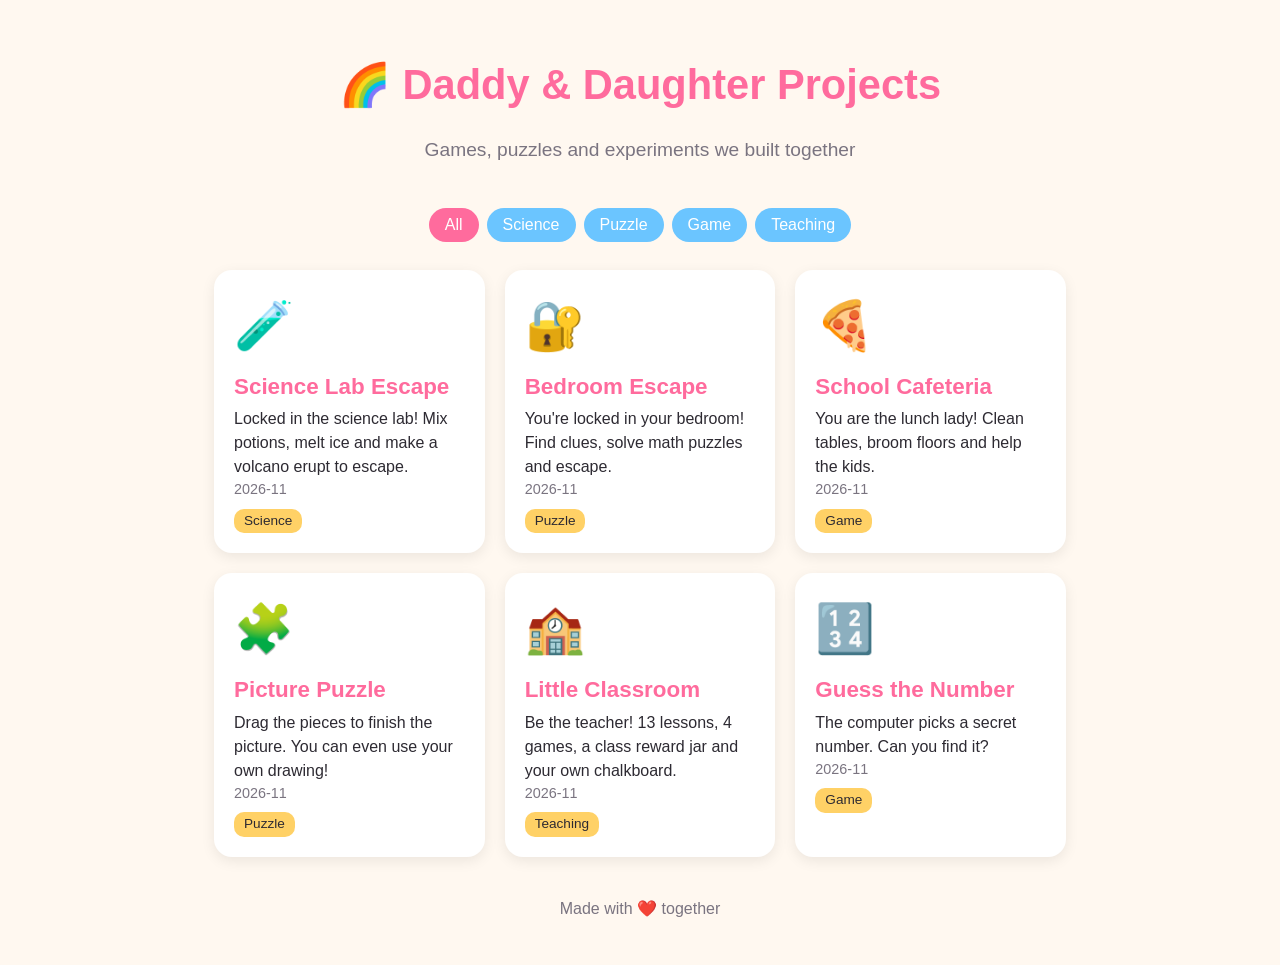
<file: index.html>
<!DOCTYPE html>
<html lang="en">
<head>
  <meta charset="UTF-8">
  <meta name="viewport" content="width=device-width, initial-scale=1.0">
  <title>Daddy & Daughter Projects</title>
  <link rel="stylesheet" href="shared/styles/main.css">
  <style>
    header { text-align: center; padding: 30px 0 10px; }
    header h1 { font-size: 2.6rem; margin: 0; }
    header p { color: var(--muted); font-size: 1.2rem; }

    .filters { text-align: center; margin: 10px 0 24px; }
    .filters button { margin: 4px; background: var(--secondary); padding: 8px 16px; font-size: 1rem; }
    .filters button.active { background: var(--primary); }

    .grid {
      display: grid;
      grid-template-columns: repeat(auto-fill, minmax(240px, 1fr));
      gap: 20px;
    }
    .project {
      text-decoration: none;
      color: var(--text);
      transition: transform 0.15s;
    }
    .project:hover { transform: translateY(-4px) rotate(-1deg); }
    .project .emoji { font-size: 3rem; }
    .project h2 { margin: 8px 0 4px; font-size: 1.4rem; }
    .project .meta { color: var(--muted); font-size: 0.9rem; }
    .tag {
      display: inline-block;
      background: var(--accent);
      border-radius: 10px;
      padding: 2px 10px;
      font-size: 0.85rem;
      margin-top: 8px;
    }
    footer { text-align: center; color: var(--muted); padding: 40px 0 20px; }
  </style>
</head>
<body>
  <main>
    <header>
      <h1>🌈 Daddy & Daughter Projects</h1>
      <p>Games, puzzles and experiments we built together</p>
    </header>

    <div class="filters" id="filters"></div>
    <div class="grid" id="grid"></div>

    <footer>Made with ❤️ together</footer>
  </main>

  <script src="projects-list.js"></script>
  <script>
    const grid = document.getElementById("grid");
    const filters = document.getElementById("filters");

    function show(category) {
      grid.innerHTML = "";
      PROJECTS
        .filter(p => category === "All" || p.category === category)
        .forEach(p => {
          const a = document.createElement("a");
          a.className = "project card";
          a.href = p.folder + "/index.html";
          a.innerHTML = `
            <div class="emoji">${p.emoji}</div>
            <h2>${p.title}</h2>
            <div>${p.description}</div>
            <div class="meta">${p.date}</div>
            <span class="tag">${p.category}</span>`;
          grid.appendChild(a);
        });

      document.querySelectorAll(".filters button").forEach(b =>
        b.classList.toggle("active", b.textContent === category));
    }

    const categories = ["All", ...new Set(PROJECTS.map(p => p.category))];
    categories.forEach(c => {
      const b = document.createElement("button");
      b.textContent = c;
      b.onclick = () => show(c);
      filters.appendChild(b);
    });

    show("All");
  </script>
</body>
</html>
</file>
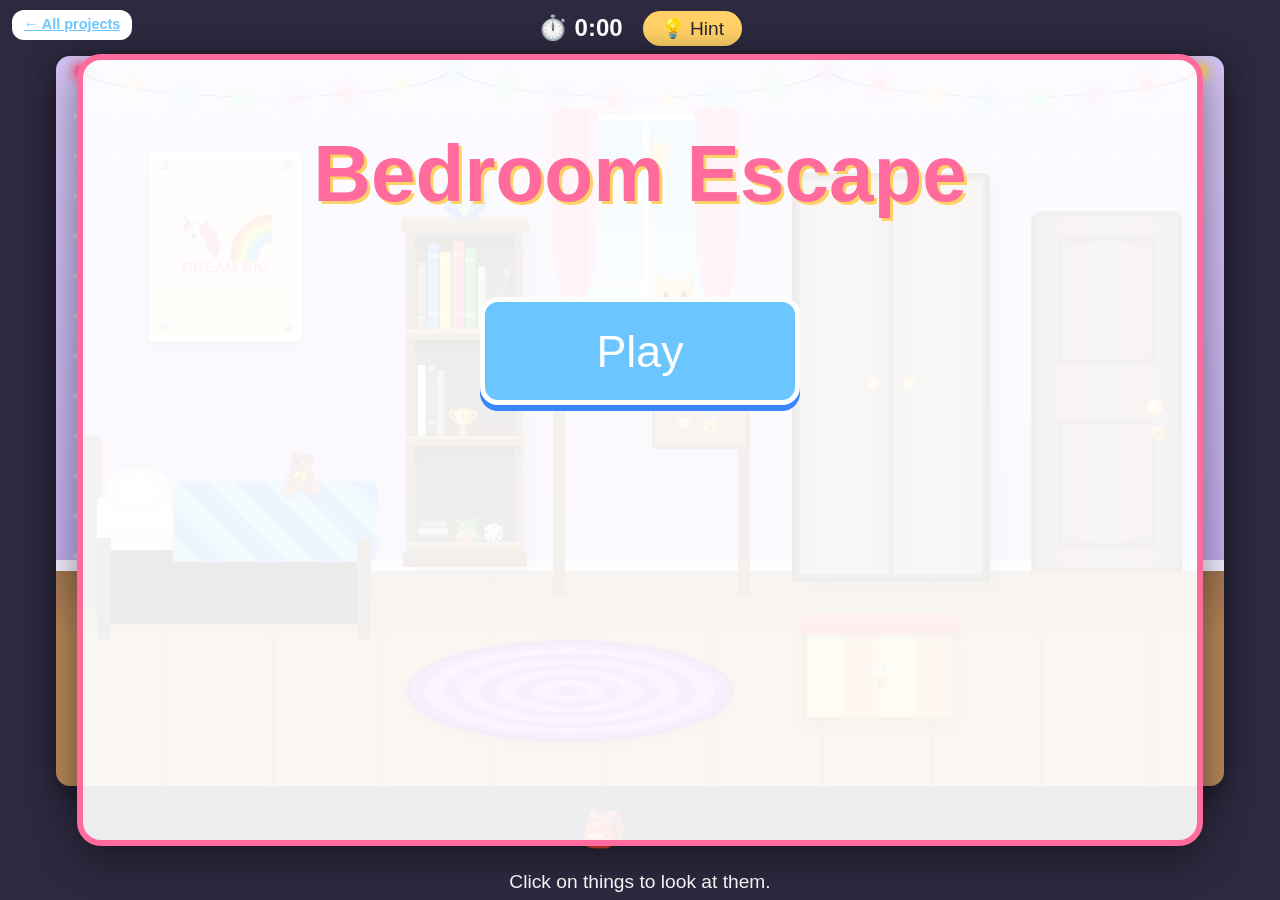
<file: projects/2026-11-bedroom-escape/index.html>
<!DOCTYPE html>
<html lang="en">
<head>
  <meta charset="UTF-8">
  <meta name="viewport" content="width=device-width, initial-scale=1.0">
  <title>Bedroom Escape</title>
  <link rel="stylesheet" href="../../shared/styles/main.css">
  <link rel="stylesheet" href="style.css">
</head>
<body>
  <a class="home-link" href="../../index.html">← All projects</a>

  <!-- ⏱️ Top bar -->
  <div class="top-bar">
    <span class="timer">⏱️ <span id="timer">0:00</span></span>
    <button id="hint-button" class="grow-button hint-button">💡 Hint</button>
  </div>

  <!-- 🛏️ THE BEDROOM (everything is placed in % so it fits any screen) -->
  <div id="stage" class="stage">
    <div class="wall"></div>
    <div class="baseboard"></div>
    <div class="floor"></div>

    <!-- ✨ Fairy lights hanging across the wall (the bulbs are added by game.js) -->
    <div id="lights" class="thing lights" data-thing="lights"></div>

    <!-- 🔐 The safe (hidden behind the poster) -->
    <div id="safe" class="thing safe" data-thing="safe">
      <div id="safe-inside" class="safe-inside"></div>
      <div class="safe-door">
        <div class="safe-dial"></div>
        <div class="safe-keypad">🧸 🎲 🪴</div>
      </div>
    </div>

    <!-- 🖼️ Poster (held on with screws) -->
    <div id="poster" class="thing poster" data-thing="poster">
      <span class="screw" style="left: 4%; top: 3%;"></span>
      <span class="screw" style="right: 4%; top: 3%;"></span>
      <span class="screw" style="left: 4%; bottom: 3%;"></span>
      <span class="screw" style="right: 4%; bottom: 3%;"></span>
      <div class="poster-art">🦄🌈</div>
      <div class="poster-text">DREAM BIG</div>
    </div>

    <!-- 📚 Bookshelf -->
    <div class="thing bookshelf" data-thing="bookshelf">
      <div class="shelf-top"></div>
      <div class="shelf-box">
        <!-- Top shelf: the 4 puzzle books (blue, yellow, red, green) + plain books -->
        <div class="compartment">
          <span class="book" style="--c:#8d6e63; --h:70%"></span>
          <span class="book big" style="--c:#3a86ff; --h:88%"></span>
          <span class="book big" style="--c:#ffd60a; --h:80%"></span>
          <span class="book big" style="--c:#ff3b3b; --h:92%"></span>
          <span class="book big" style="--c:#38b000; --h:84%"></span>
          <span class="book" style="--c:#bdbdbd; --h:66%"></span>
          <span class="book lean" style="--c:#5d4037; --h:72%"></span>
        </div>
        <div class="shelf-board"></div>
        <!-- Middle shelf: books and a trophy -->
        <div class="compartment">
          <span class="book" style="--c:#eeeeee; --h:74%"></span>
          <span class="book" style="--c:#424242; --h:82%"></span>
          <span class="book" style="--c:#a1887f; --h:68%"></span>
          <span class="shelf-emoji">🏆</span>
        </div>
        <div class="shelf-board"></div>
        <!-- Bottom shelf: a stack of books, a plant and a dice -->
        <div class="compartment">
          <span class="book-stack">
            <span class="flat" style="--c:#8d6e63; --w:90%"></span>
            <span class="flat" style="--c:#bdbdbd; --w:100%"></span>
            <span class="flat" style="--c:#424242; --w:85%"></span>
          </span>
          <span class="shelf-emoji">🪴</span>
          <span class="shelf-emoji small">🎲</span>
        </div>
        <div class="shelf-board"></div>
      </div>
      <div class="shelf-base"></div>
    </div>
    <div class="thing sitter globe" data-thing="globe" style="left: 35%; top: 22%;">🌍</div>

    <!-- 🪟 Window -->
    <div class="thing window" data-thing="window">
      <div class="window-glass"><span class="sun">☀️</span><span class="cloud">☁️</span></div>
      <div class="window-bar"></div>
      <div class="curtain left"></div>
      <div class="curtain right"></div>
      <div class="window-sill"></div>
    </div>
    <div class="thing sitter cat" data-thing="cat" style="left: 53%; top: 35.5%;">🐱</div>

    <!-- 🖥️ Desk with a locked drawer -->
    <div id="desk" class="thing desk" data-thing="desk">
      <div class="desk-top"></div>
      <div id="drawer-inside" class="drawer-inside"></div>
      <div id="drawer" class="thing drawer" data-thing="drawer">
        <span class="drawer-knob"></span>
        <span class="drawer-lock">🔒</span>
      </div>
      <div class="desk-leg left"></div>
      <div class="desk-leg right"></div>
    </div>
    <div class="thing sitter lamp" data-thing="lamp" style="left: 46%; top: 44%;">💡</div>

    <!-- 🚪 Wardrobe -->
    <div id="wardrobe" class="thing wardrobe" data-thing="wardrobe">
      <div class="wardrobe-inside">
        <div class="hanger-rod"></div>
        <div class="clothes">👕👗🧥</div>
        <div id="shoe-spot" class="shoe-spot">
          <div class="thing shoe" data-thing="shoe">👟</div>
        </div>
      </div>
      <div class="wardrobe-door left"><span class="knob"></span></div>
      <div class="wardrobe-door right"><span class="knob"></span></div>
    </div>

    <!-- 🚪 The way out! -->
    <div id="door" class="thing door" data-thing="door">
      <div class="doorway"></div>
      <div class="door-leaf">
        <div class="door-panel top"></div>
        <div class="door-panel bottom"></div>
        <span class="door-knob"></span>
        <span id="door-lock" class="door-lock">🔒</span>
      </div>
    </div>

    <!-- 🛏️ Bed -->
    <div class="bed">
      <div class="headboard"></div>
      <div class="thing under-bed" data-thing="underBed">
        <div id="under-bed-spot" class="under-bed-spot"></div>
      </div>
      <div class="mattress"></div>
      <div class="blanket"></div>
      <div class="thing pillow" data-thing="pillow"></div>
      <div class="bed-leg left"></div>
      <div class="bed-leg right"></div>
    </div>
    <div class="thing sitter teddy" data-thing="teddy" style="left: 21%; top: 60%;">🧸</div>

    <!-- 🧸 Toy box -->
    <div id="toybox" class="thing toybox" data-thing="toybox">
      <div class="toybox-lid"></div>
      <div class="toybox-hole"></div>
      <div id="toybox-contents" class="toybox-contents">
        <span>🚗</span><span>🪀</span>
      </div>
      <div class="toybox-front"><span class="toybox-lock">🔒</span></div>
    </div>

    <!-- 🟣 Rug -->
    <div id="rug" class="thing rug" data-thing="rug"></div>

    <!-- 🌑 Darkness + 🔦 flashlight beam -->
    <div id="darkness" class="darkness"></div>
  </div>

  <!-- 🎒 Backpack -->
  <div class="backpack">
    <span class="backpack-label">🎒</span>
    <div id="inventory" class="inventory"></div>
  </div>
  <p id="message" class="message">Click on things to look at them.</p>

  <!-- ✋ The item you are holding follows the mouse -->
  <div id="hand" class="hand" hidden></div>

  <!-- 🔍 Pop-up box: notes, locks, the bookshelf up close -->
  <div id="popup" class="popup" hidden>
    <button id="popup-close" class="grow-button close-button">X</button>
    <h2 id="popup-title"></h2>
    <div id="popup-body"></div>
  </div>

  <!-- 🟦 Start screen -->
  <div id="start-screen" class="big-rectangle">
    <h1 class="title">Bedroom Escape</h1>
    <button id="play-button" class="grow-button play-button">Play</button>
  </div>

  <!-- 📜 Directions -->
  <div id="directions-screen" class="big-rectangle" hidden>
    <button id="start-button" class="grow-button close-button">X</button>
    <h1 class="title">Directions:</h1>
    <p class="directions">
      You woke up and your bedroom door is locked! 🔒
      Click on things to look at them. Collect items in your backpack 🎒.
      Click an item, then click where to use it.
      Find the clues, solve the puzzles, and escape!
    </p>
  </div>

  <!-- 🎉 You escaped! -->
  <div id="win-screen" class="big-rectangle" hidden>
    <h1 class="title">You Escaped! 🎉</h1>
    <p id="win-text" class="directions"></p>
    <button id="again-button" class="grow-button play-button">Play again</button>
  </div>

  <script src="game.js"></script>
</body>
</html>
</file>
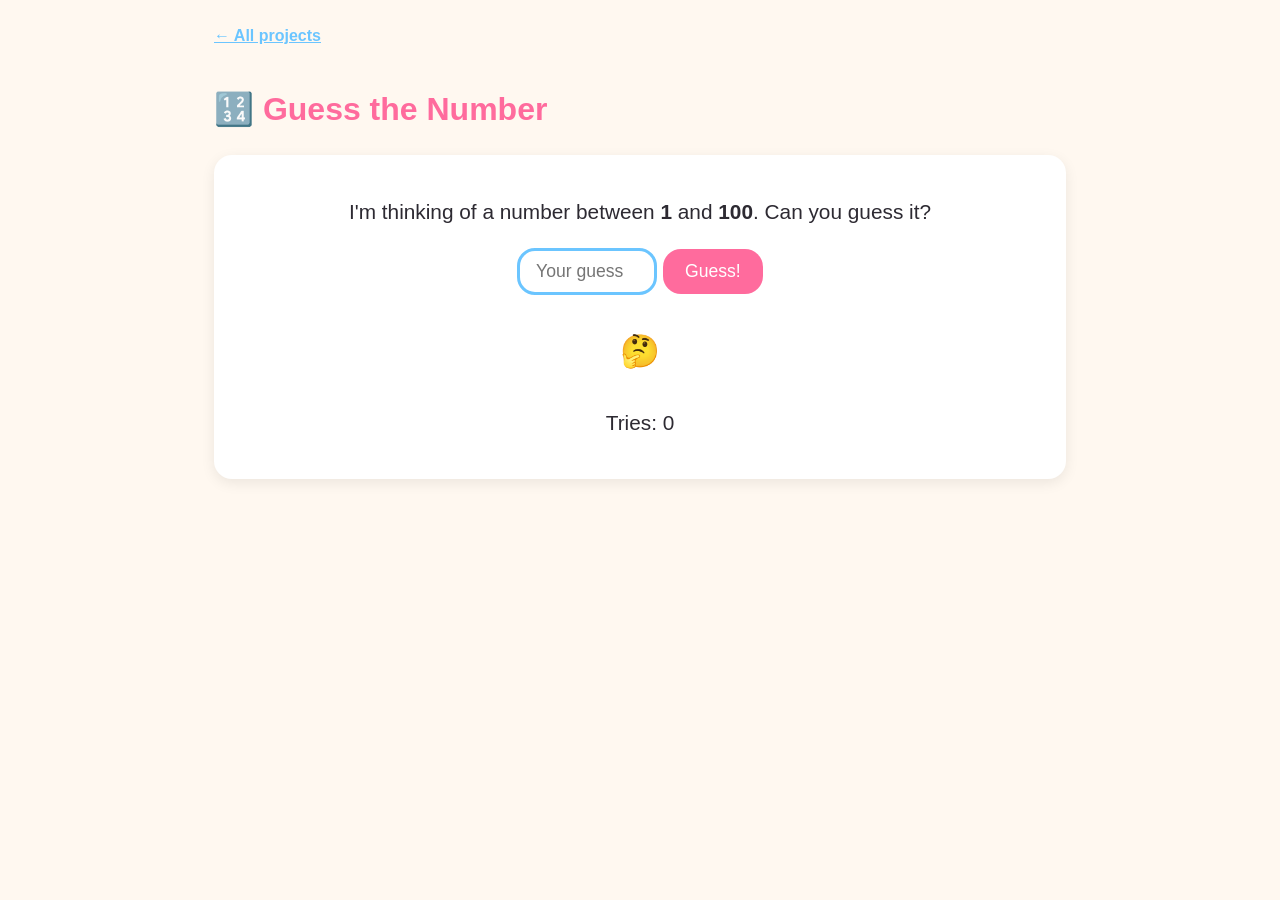
<file: projects/2026-11-guess-the-number/index.html>
<!DOCTYPE html>
<html lang="en">
<head>
  <meta charset="UTF-8">
  <meta name="viewport" content="width=device-width, initial-scale=1.0">
  <title>Guess the Number</title>
  <link rel="stylesheet" href="../../shared/styles/main.css">
  <link rel="stylesheet" href="style.css">
</head>
<body>
  <main>
    <a class="back-link" href="../../index.html">← All projects</a>

    <h1>🔢 Guess the Number</h1>

    <div class="card">
      <p>I'm thinking of a number between <b>1</b> and <b>100</b>. Can you guess it?</p>

      <input type="number" id="guess" min="1" max="100" placeholder="Your guess">
      <button id="guess-button">Guess!</button>

      <p id="hint">🤔</p>
      <p id="tries">Tries: 0</p>

      <button id="restart" hidden>Play again 🔄</button>
    </div>
  </main>

  <script src="script.js"></script>
</body>
</html>
</file>
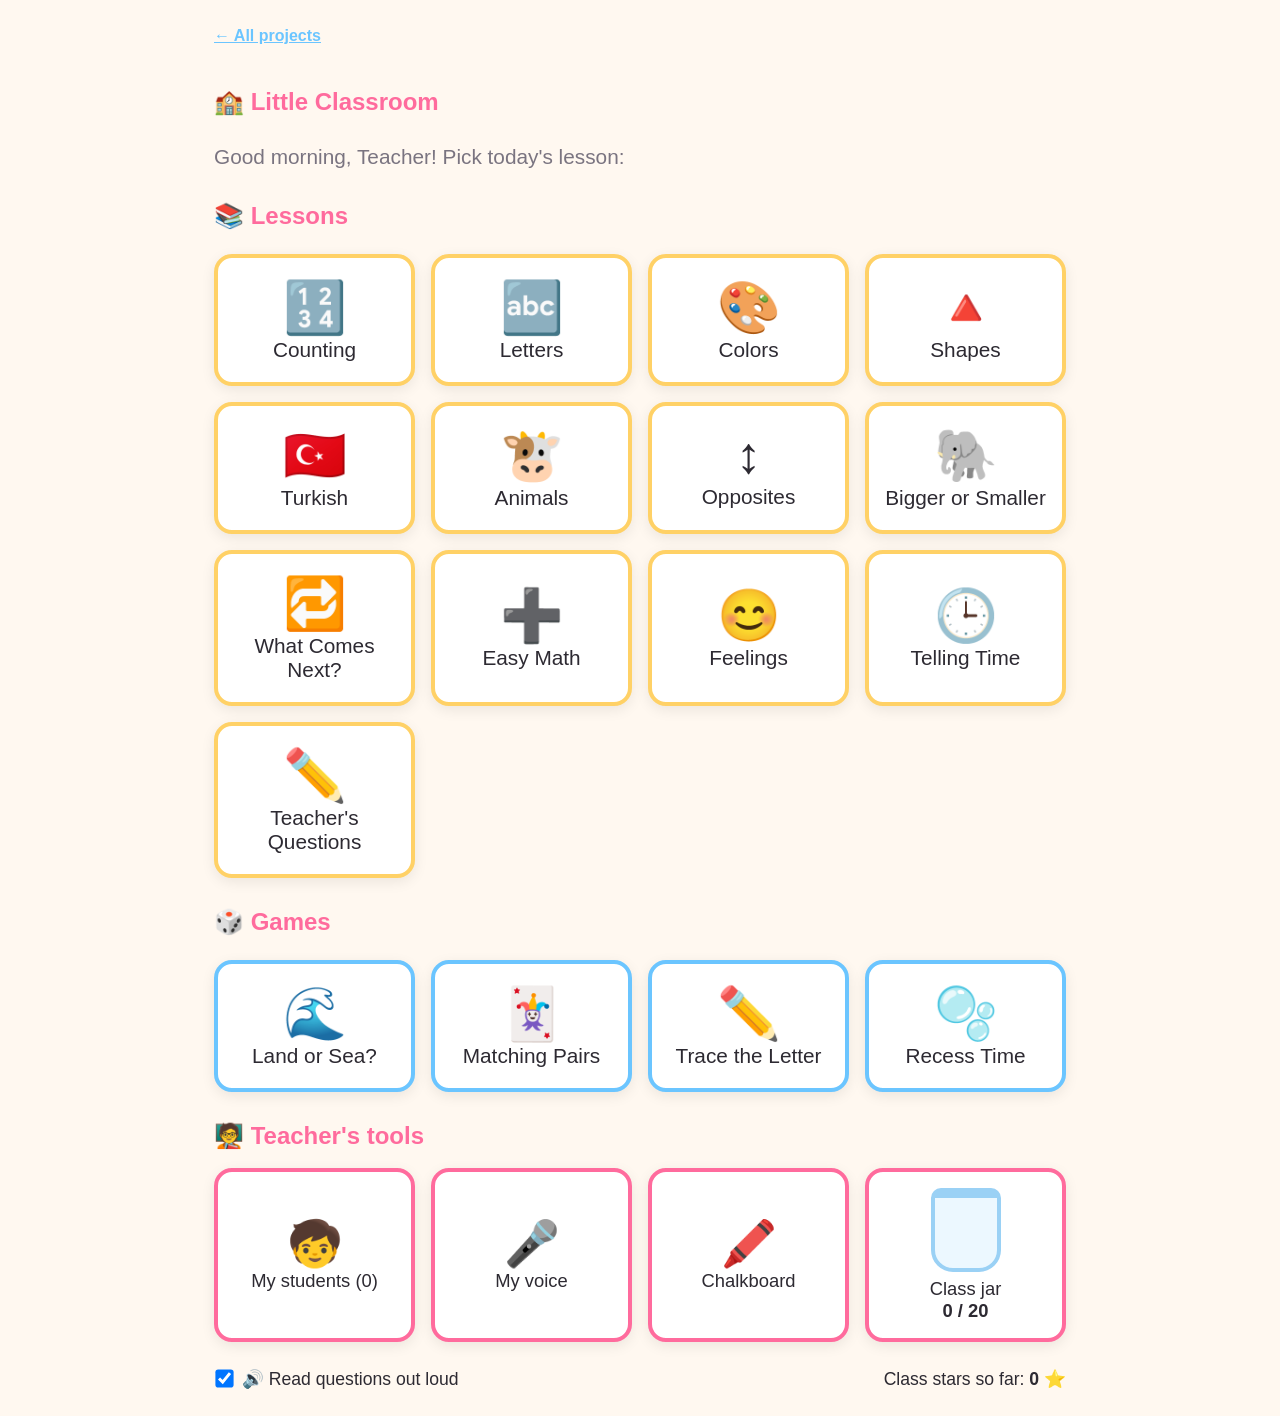
<file: projects/2026-11-little-classroom/index.html>
<!DOCTYPE html>
<html lang="en">
<head>
  <meta charset="UTF-8">
  <meta name="viewport" content="width=device-width, initial-scale=1.0">
  <title>Little Classroom</title>
  <link rel="stylesheet" href="../../shared/styles/main.css">
  <link rel="stylesheet" href="style.css">
</head>
<body>
  <main>

    <!-- 🏫 SCREEN 1: The teacher's desk (pick a lesson) -->
    <section id="desk" class="screen">
      <a class="back-link" href="../../index.html">← All projects</a>
      <h1>🏫 Little Classroom</h1>
      <p class="subtitle">Good morning, Teacher! Pick today's lesson:</p>

      <h2 class="desk-heading">📚 Lessons</h2>
      <div class="lesson-grid" id="lesson-grid"></div>

      <h2 class="desk-heading">🎲 Games</h2>
      <div class="lesson-grid" id="game-grid"></div>

      <h2 class="desk-heading">🧑‍🏫 Teacher's tools</h2>
      <div class="tools-row">
        <button class="tool-card" id="open-students"><span class="icon">🧒</span>My students (<span id="student-count">0</span>)</button>
        <button class="tool-card" id="open-voice"><span class="icon">🎤</span>My voice</button>
        <button class="tool-card" id="open-chalkboard"><span class="icon">🖍️</span>Chalkboard</button>
        <button class="tool-card jar-card" id="desk-jar" title="Fill the jar with stars for a class party!">
          <span class="jar" data-jar><span class="marbles"></span></span>
          Class jar<br><b data-jar-count></b>
        </button>
      </div>

      <div class="desk-footer">
        <label class="toggle">
          <input type="checkbox" id="read-aloud" checked>
          🔊 Read questions out loud
        </label>
        <div class="class-stars">Class stars so far: <b id="total-stars">0</b> ⭐</div>
      </div>
    </section>

    <!-- 📚 SCREEN 2: The lesson -->
    <section id="lesson" class="screen" hidden>
      <div class="top-bar">
        <button class="small to-desk">← Desk</button>
        <span id="progress">Question 1 of 5</span>
        <span id="star-bar" class="star-bar"></span>
        <span class="jar mini" data-jar title="Class jar"><span class="marbles"></span></span>
        <button class="small gold" id="teacher-star" title="Give the class a bonus star">⭐ Teacher's star</button>
      </div>

      <div id="turn" class="turn" hidden></div>

      <div class="chalkboard">
        <div class="prompt-row">
          <span id="prompt"></span>
          <button class="small speak" id="speak-again" title="Hear it again">🔊</button>
        </div>
        <div id="picture" class="picture"></div>
      </div>

      <div id="choices" class="choices"></div>
      <p id="feedback" class="feedback"></p>
    </section>

    <!-- 🎉 SCREEN 3: Lesson finished -->
    <section id="finish" class="screen" hidden>
      <div class="card finish-card">
        <div id="sticker" class="sticker">🦄</div>
        <h1>Great job, class!</h1>
        <p id="finish-text"></p>
        <div id="finish-stars" class="finish-stars"></div>
        <div id="finish-students" class="finish-students"></div>
        <button id="again">Do it again 🔄</button>
        <button id="finish-recess">Recess! 🫧</button>
        <button class="to-desk">Back to desk 🏫</button>
      </div>
    </section>

    <!-- 🧒 Students -->
    <section id="students" class="screen" hidden>
      <div class="top-bar">
        <button class="small to-desk">← Desk</button>
        <h2 class="screen-title">🧒 My students</h2>
      </div>
      <form id="student-form" class="student-form">
        <input id="student-name" placeholder="Student's name" maxlength="20" autocomplete="off">
        <button>Add ➕</button>
      </form>
      <ul id="student-list" class="student-list"></ul>
      <p class="note">Students take turns in lessons and in Trace the Letter, and each one earns their own stars.<br>
        The names stay only on this computer.</p>
      <button id="reset-student-stars" class="small">Start everyone's stars over</button>
    </section>

    <!-- 🎤 The teacher's voice -->
    <section id="voice" class="screen" hidden>
      <div class="top-bar">
        <button class="small to-desk">← Desk</button>
        <h2 class="screen-title">🎤 My voice</h2>
      </div>
      <p class="note">Record yourself! The game plays YOUR voice instead of the computer voice.
        Your recordings stay only on this computer.</p>
      <div id="voice-slots"></div>
      <p id="voice-status" class="feedback"></p>
    </section>

    <!-- 🖍️ Chalkboard -->
    <section id="chalkboard" class="screen" hidden>
      <div class="top-bar">
        <button class="small to-desk">← Desk</button>
        <h2 class="screen-title">🖍️ Chalkboard</h2>
      </div>
      <div class="board-frame"><canvas id="board" class="board"></canvas></div>
      <div id="chalk-tray" class="chalk-tray"></div>
    </section>

    <!-- 🌊 Sorting game -->
    <section id="sorting" class="screen" hidden>
      <div class="top-bar">
        <button class="small to-desk">← Desk</button>
        <h2 class="screen-title">🌳 Land or Sea? 🌊</h2>
        <span class="star-bar"></span>
      </div>
      <div id="sort-tray" class="sort-tray"></div>
      <div id="sort-boxes" class="sort-boxes"></div>
      <p id="sort-feedback" class="feedback"></p>
    </section>

    <!-- 🃏 Matching pairs -->
    <section id="matching" class="screen" hidden>
      <div class="top-bar">
        <button class="small to-desk">← Desk</button>
        <h2 class="screen-title">🃏 Matching Pairs</h2>
        <span class="star-bar"></span>
      </div>
      <div id="match-grid" class="match-grid"></div>
      <p id="match-feedback" class="feedback"></p>
    </section>

    <!-- ✏️ Trace the letter -->
    <section id="tracing" class="screen" hidden>
      <div class="top-bar">
        <button class="small to-desk">← Desk</button>
        <span id="trace-progress">Letter 1 of 5</span>
        <span class="star-bar"></span>
      </div>
      <div id="trace-turn" class="turn" hidden></div>
      <h2 id="trace-prompt" class="trace-prompt"></h2>
      <div class="trace-box">
        <canvas id="trace-guide"></canvas>
        <canvas id="trace-ink"></canvas>
      </div>
      <div class="trace-buttons">
        <button id="trace-clear">🧽 Start over</button>
        <button id="trace-check">✔ Done</button>
      </div>
      <p id="trace-feedback" class="feedback"></p>
    </section>

    <!-- 🫧 Recess -->
    <section id="recess" class="screen" hidden>
      <div class="top-bar">
        <button class="small to-desk">← Desk</button>
        <h2 class="screen-title">🫧 Recess!</h2>
        <span>⏱️ <b id="recess-time">30</b></span>
        <span>Popped: <b id="popped">0</b></span>
      </div>
      <div id="bubble-sky" class="bubble-sky"></div>
      <div id="recess-over" class="card recess-over" hidden>
        <h1>🔔 Recess is over!</h1>
        <p id="recess-result"></p>
        <button class="to-desk">Back to class 🏫</button>
      </div>
    </section>

  </main>

  <!-- 🎉 The class party (when the jar is full) -->
  <div id="party" class="party" hidden>
    <div class="confetti"></div>
    <div class="party-card">
      <div class="party-title">🎉 CLASS PARTY! 🎉</div>
      <p>You filled the whole jar with marbles!</p>
      <div class="party-snacks">🧁 🍕 🎈 🍭</div>
      <button id="empty-jar">Empty the jar and fill it again 🫙</button>
    </div>
  </div>

  <script src="lessons.js"></script>
  <script src="script.js"></script>
  <script src="more-lessons.js"></script>
  <script src="students.js"></script>
  <script src="voice.js"></script>
  <script src="jar.js"></script>
  <script src="chalkboard.js"></script>
  <script src="sorting.js"></script>
  <script src="matching.js"></script>
  <script src="tracing.js"></script>
  <script src="recess.js"></script>
  <script src="desk.js"></script>
</body>
</html>
</file>
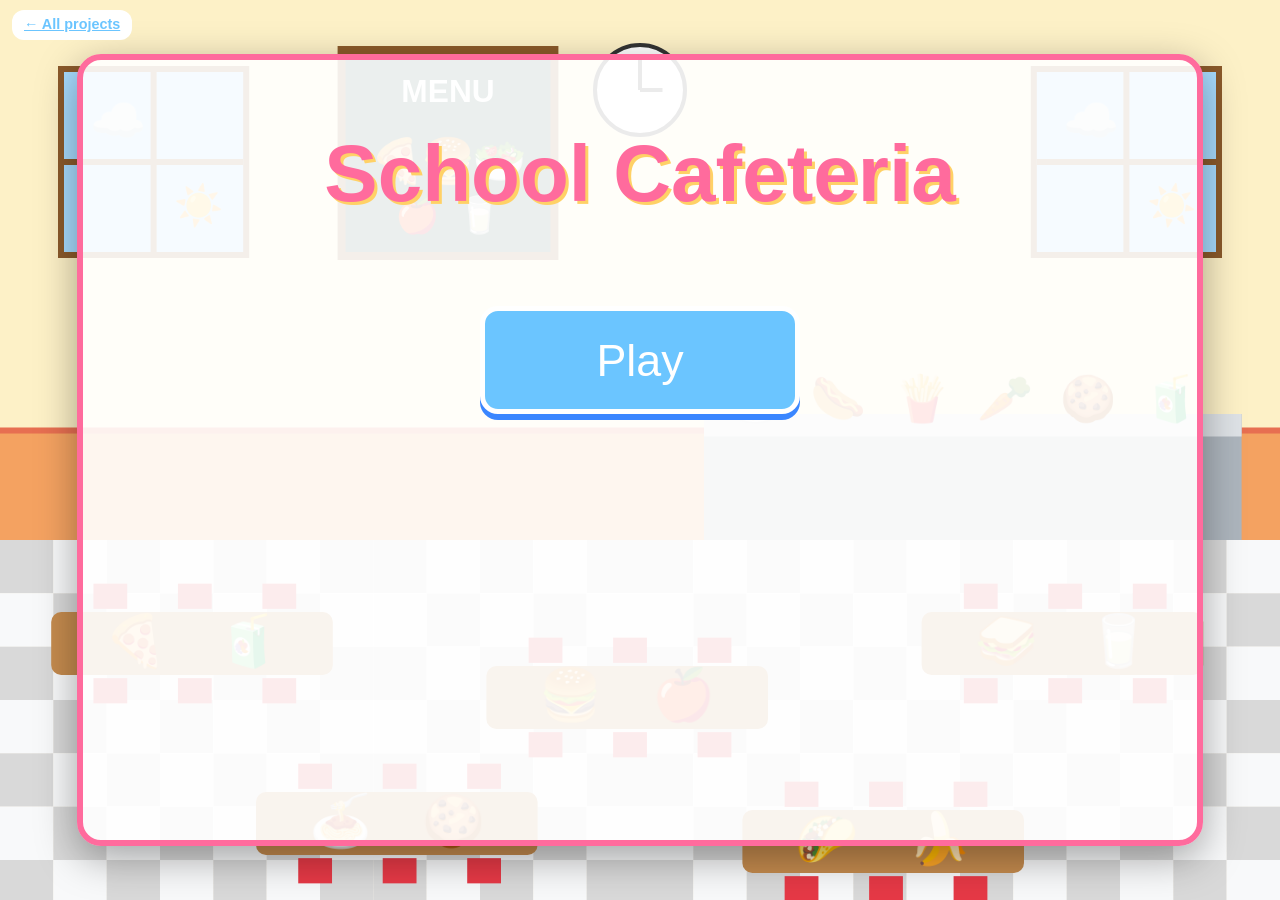
<file: projects/2026-11-school-cafeteria/index.html>
<!DOCTYPE html>
<html lang="en">
<head>
  <meta charset="UTF-8">
  <meta name="viewport" content="width=device-width, initial-scale=1.0">
  <title>School Cafeteria</title>
  <link rel="stylesheet" href="../../shared/styles/main.css">
  <link rel="stylesheet" href="style.css">
</head>
<body>

  <!-- 🏫 The cafeteria, drawn behind everything -->
  <canvas id="cafeteria"></canvas>

  <a class="home-link" href="../../index.html">← All projects</a>

  <!-- 🟦 The big rectangle (start screen) -->
  <div id="start-screen" class="big-rectangle">
    <h1 class="title">School Cafeteria</h1>
    <button id="play-button" class="play-button">Play</button>
  </div>

  <!-- 📜 Directions (after pressing Play) -->
  <div id="directions-screen" class="big-rectangle" hidden>
    <button id="close-button" class="close-button" title="Close">X</button>
    <h1 class="title">Directions:</h1>
    <p class="directions">
      You are a lunch lady. Take care of the cafeteria.
      When a class leaves, clean the tables. Broom the floors.
      When there is an exclamation mark on a kid, press on it.
      Read what the kid needs. Then help them.
      Good luck!
    </p>
  </div>

  <!-- 🎮 THE GAME (starts when you press X) -->
  <div id="game" class="game" hidden>
    <div class="score">⭐ <span id="score">0</span></div>
    <div id="toast" class="toast" hidden></div>

    <!-- 🚪 The closet (click to open) -->
    <div id="closet" class="closet">
      <div class="closet-inside">
        <div class="closet-tool" data-tool="broom" title="Take the broom">🧹</div>
        <div class="closet-tool" data-tool="sponge" title="Take the sponge">🧽</div>
        <div class="closet-bucket">🪣</div>
      </div>
      <div class="closet-door">
        <span class="closet-sign">CLOSET</span>
        <span class="closet-knob"></span>
      </div>
    </div>

    <!-- 🧹🧽 The tool while you are using it (follows the mouse) -->
    <div id="drag-tool" class="drag-tool" hidden>🧹</div>
  </div>

  <!-- 💬 A kid needs help! -->
  <div id="help-popup" class="help-popup" hidden>
    <button id="help-close" class="close-button" title="Close">X</button>
    <div id="help-kid" class="help-kid">👦</div>
    <div id="help-text" class="speech-bubble">I need a fork!</div>
    <div id="help-choices" class="help-choices"></div>
  </div>

  <script src="cafeteria.js"></script>
  <script src="game.js"></script>
  <script src="lunch-lady.js"></script>
  <script src="tools.js"></script>
  <script src="script.js"></script>
</body>
</html>
</file>
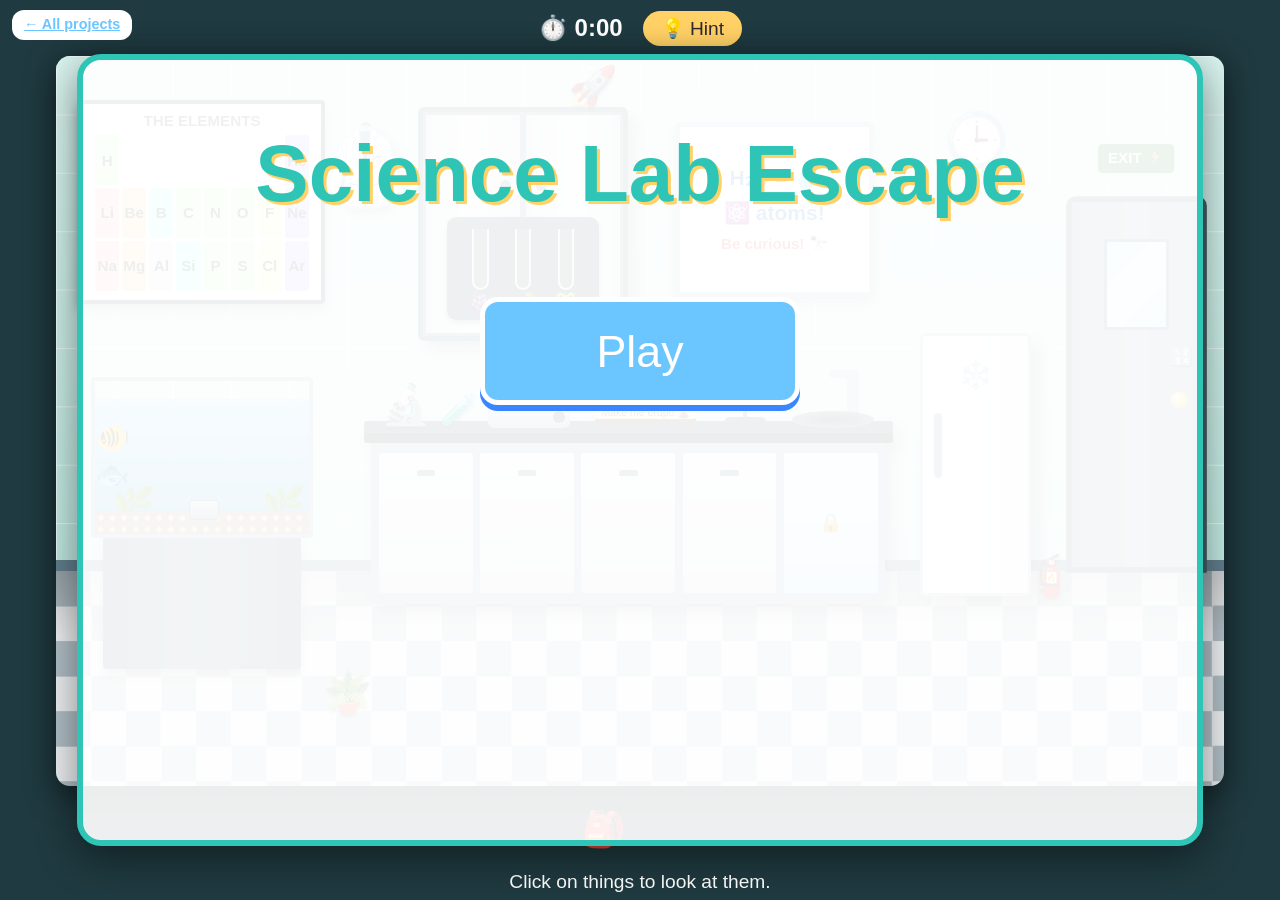
<file: projects/2026-11-science-lab-escape/index.html>
<!DOCTYPE html>
<html lang="en">
<head>
  <meta charset="UTF-8">
  <meta name="viewport" content="width=device-width, initial-scale=1.0">
  <title>Science Lab Escape</title>
  <link rel="stylesheet" href="../../shared/styles/main.css">
  <link rel="stylesheet" href="style.css">
</head>
<body>
  <a class="home-link" href="../../index.html">← All projects</a>

  <!-- ⏱️ Top bar -->
  <div class="top-bar">
    <span class="timer">⏱️ <span id="timer">0:00</span></span>
    <span id="goggles-badge" class="goggles-badge" hidden>🥽 Goggles on!</span>
    <button id="hint-button" class="grow-button hint-button">💡 Hint</button>
  </div>

  <!-- 🔬 THE SCIENCE LAB (everything is placed in % so it fits any screen) -->
  <div id="stage" class="stage">
    <div class="wall"></div>
    <div class="baseboard"></div>
    <div class="floor"></div>

    <!-- 🧪 The elements poster (the boxes are added by game.js) -->
    <div id="ptable" class="thing ptable" data-thing="ptable">
      <div class="ptable-title">THE ELEMENTS</div>
      <div id="ptable-grid" class="ptable-grid"></div>
    </div>

    <!-- 🥼 Lab coat on a hook -->
    <div class="hook"></div>
    <div class="thing coat" data-thing="coat">🥼</div>

    <!-- 🗄️ The potion cabinet (it has a color lock) -->
    <div id="cabinet" class="thing cabinet" data-thing="cabinet">
      <div class="cabinet-inside">
        <div class="cabinet-shelf">
          <span class="bottle" style="--c:#ff3b3b"></span>
          <span class="bottle" style="--c:#ffd60a"></span>
          <span class="bottle" style="--c:#3a86ff"></span>
          <span class="shelf-emoji">⚗️</span>
        </div>
        <div id="cabinet-spot" class="cabinet-shelf"></div>
      </div>
      <div class="cabinet-door left"><span class="knob"></span></div>
      <div class="cabinet-door right"><span class="knob"></span></div>
      <!-- The color lock: 3 glass tubes, each wants a color -->
      <div class="potion-lock">
        <div class="lock-tube"><span id="tube-0" class="tube-fill"></span></div>
        <div class="lock-tube"><span id="tube-1" class="tube-fill"></span></div>
        <div class="lock-tube"><span id="tube-2" class="tube-fill"></span></div>
        <div class="lock-pic">🍇</div>
        <div class="lock-pic">🥕</div>
        <div class="lock-pic">🐸</div>
      </div>
    </div>
    <div class="thing sitter rocket" data-thing="rocket" style="left: 46%; top: 7%;">🚀</div>

    <!-- 📋 Whiteboard -->
    <div class="thing whiteboard" data-thing="whiteboard">
      <div class="board-line">H₂O = 💧</div>
      <div class="board-line">⚛️ atoms!</div>
      <div class="board-line small">Be curious! 🔭</div>
    </div>

    <!-- 🕒 Clock -->
    <div class="thing clock" data-thing="clock">🕒</div>

    <!-- 🐠 Fish tank on a stand -->
    <div class="tank-stand"></div>
    <div id="tank" class="thing tank" data-thing="tank">
      <div class="water"></div>
      <div class="fish one">🐠</div>
      <div class="fish two">🐟</div>
      <div class="weed" style="left: 8%;">🌿</div>
      <div class="weed" style="left: 78%;">🌿</div>
      <div class="gravel"></div>
      <div id="tin" class="tin"></div>
      <div id="tank-top" class="tank-top"></div>
    </div>

    <!-- 🧑‍🔬 The lab bench -->
    <div class="thing bench" data-thing="bench">
      <div class="bench-top"></div>
      <div class="bench-body">
        <div class="bench-door"></div>
        <div class="bench-door"></div>
        <div class="bench-door"></div>
        <div class="bench-door"></div>
        <!-- The cupboard under the sink (locked) -->
        <div id="sink-cupboard" class="thing sink-cupboard" data-thing="sinkCupboard">
          <div id="sink-inside" class="sink-inside"></div>
          <div class="sink-door"><span class="keyhole">🔒</span></div>
        </div>
      </div>
    </div>
    <div class="thing sink" data-thing="sink">
      <div class="faucet"></div>
      <div class="basin"></div>
    </div>

    <!-- Things standing on the bench -->
    <div class="thing sitter microscope" data-thing="microscope" style="left: 30%; top: 50.5%;">🔬</div>
    <div class="deco sitter" style="left: 34.5%; top: 50.5%;">🧪</div>

    <div id="hotplate" class="thing hotplate" data-thing="hotplate">
      <div id="burner" class="burner"></div>
      <div id="hotplate-spot" class="hotplate-spot"></div>
      <div class="hotplate-knob"></div>
    </div>

    <div id="volcano" class="thing volcano" data-thing="volcano">
      <div id="volcano-spot" class="volcano-spot"></div>
      <div class="volcano-sign">Make me erupt! 🌋</div>
    </div>

    <div id="lamp" class="thing lamp" data-thing="lamp">
      <div class="lamp-glow"></div>
      <div class="lamp-shade"></div>
      <div class="lamp-arm"></div>
      <div class="lamp-base"></div>
    </div>

    <!-- ❄️ Freezer -->
    <div id="freezer" class="thing freezer" data-thing="freezer">
      <div id="freezer-inside" class="freezer-inside"></div>
      <div class="freezer-door"><span class="freezer-handle"></span><span class="freezer-sign">❄️</span></div>
    </div>

    <!-- 🧯 Fire extinguisher and a plant -->
    <div class="thing sitter extinguisher" data-thing="extinguisher" style="left: 85.2%; top: 74%;">🧯</div>
    <div class="thing sitter plant" data-thing="plant" style="left: 25%; top: 90%;">🪴</div>

    <!-- 🚪 The way out! -->
    <div class="exit-sign">EXIT 🏃</div>
    <div id="door" class="thing door" data-thing="door">
      <div class="doorway"></div>
      <div class="door-leaf">
        <div class="door-window"></div>
        <span class="door-knob"></span>
        <span id="door-pad" class="door-pad">🔢</span>
      </div>
    </div>
  </div>

  <!-- 🎒 Backpack -->
  <div class="backpack">
    <span class="backpack-label">🎒</span>
    <div id="inventory" class="inventory"></div>
  </div>
  <p id="message" class="message">Click on things to look at them.</p>

  <!-- ✋ The item you are holding follows the mouse -->
  <div id="hand" class="hand" hidden></div>

  <!-- 🔍 Pop-up box: notes, locks, the potion mixer -->
  <div id="popup" class="popup" hidden>
    <button id="popup-close" class="grow-button close-button">X</button>
    <h2 id="popup-title"></h2>
    <div id="popup-body"></div>
  </div>

  <!-- 🟦 Start screen -->
  <div id="start-screen" class="big-rectangle">
    <h1 class="title">Science Lab Escape</h1>
    <button id="play-button" class="grow-button play-button">Play</button>
  </div>

  <!-- 📜 Directions -->
  <div id="directions-screen" class="big-rectangle" hidden>
    <button id="start-button" class="grow-button close-button">X</button>
    <h1 class="title">Directions:</h1>
    <p class="directions">
      Oh no! You are locked in the science lab! 🔬
      Click on things to look at them. Collect items in your backpack 🎒.
      Click an item, then click where to use it.
      Mix potions, do experiments, and escape!
    </p>
  </div>

  <!-- 🎉 You escaped! -->
  <div id="win-screen" class="big-rectangle" hidden>
    <h1 class="title">You Escaped! 🎉</h1>
    <p id="win-text" class="directions"></p>
    <button id="again-button" class="grow-button play-button">Play again</button>
  </div>

  <script src="game.js"></script>
</body>
</html>
</file>
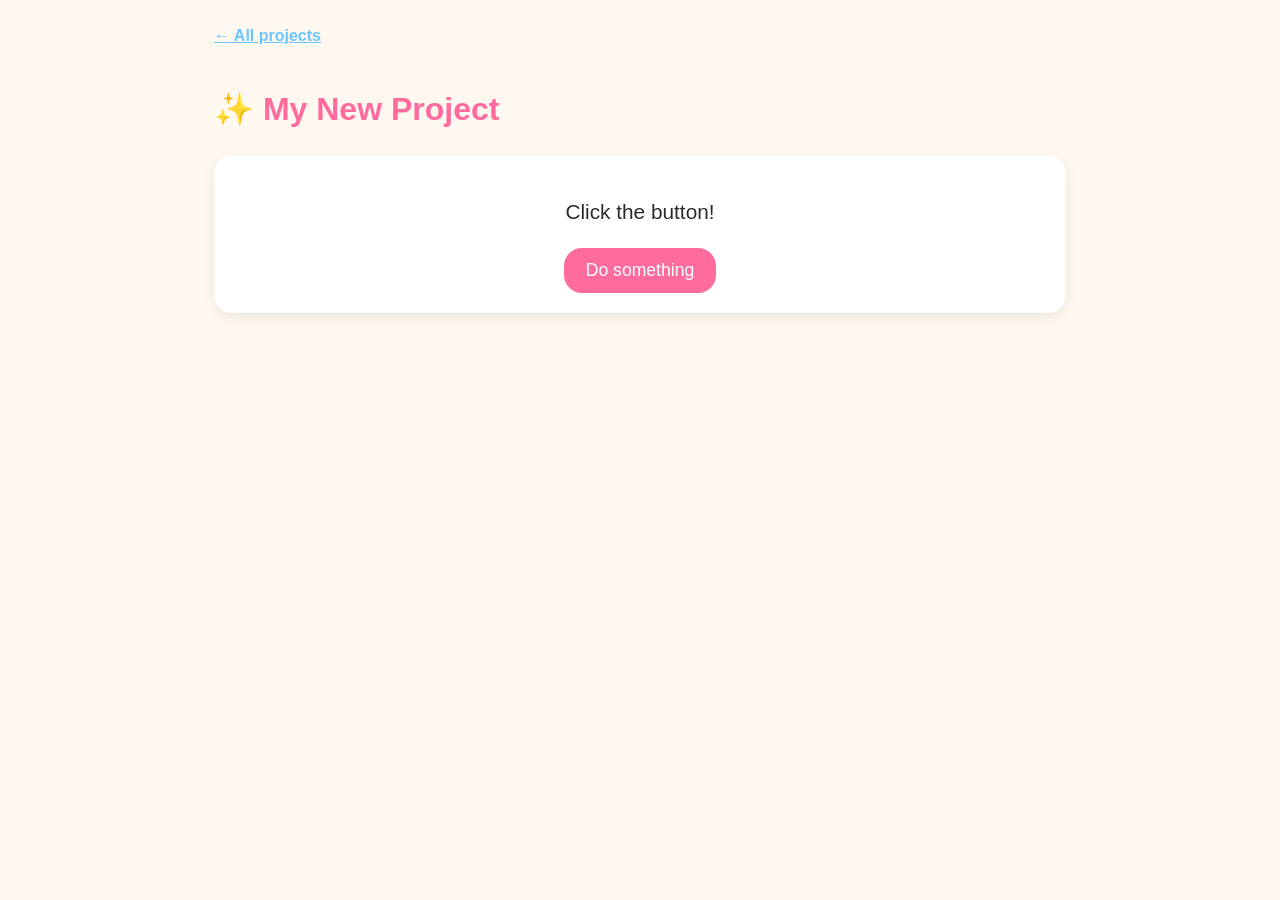
<file: projects/_template/index.html>
<!DOCTYPE html>
<html lang="en">
<head>
  <meta charset="UTF-8">
  <meta name="viewport" content="width=device-width, initial-scale=1.0">
  <title>My New Project</title>
  <link rel="stylesheet" href="../../shared/styles/main.css">
  <link rel="stylesheet" href="style.css">
</head>
<body>
  <main>
    <a class="back-link" href="../../index.html">← All projects</a>

    <h1>✨ My New Project</h1>

    <div class="card">
      <p id="message">Click the button!</p>
      <button id="magic-button">Do something</button>
    </div>
  </main>

  <script src="script.js"></script>
</body>
</html>
</file>
<file: shared/styles/main.css>
/* Shared look for every project. Change these colors together! */
:root {
  --bg: #fff8f0;
  --card: #ffffff;
  --primary: #ff6b9d;
  --secondary: #6bc5ff;
  --accent: #ffd166;
  --text: #2d2a32;
  --muted: #7a7480;
  --radius: 18px;
}

* { box-sizing: border-box; }

/* Anything marked "hidden" really stays hidden (even buttons) */
[hidden] { display: none !important; }

body {
  margin: 0;
  font-family: "Comic Sans MS", "Chalkboard SE", "Trebuchet MS", sans-serif;
  background: var(--bg);
  color: var(--text);
  line-height: 1.5;
}

main {
  max-width: 900px;
  margin: 0 auto;
  padding: 24px;
}

h1, h2, h3 { color: var(--primary); }

a { color: var(--secondary); }

button, .button {
  display: inline-block;
  background: var(--primary);
  color: white;
  border: none;
  border-radius: var(--radius);
  padding: 12px 22px;
  font-size: 1.1rem;
  font-family: inherit;
  cursor: pointer;
  text-decoration: none;
  transition: transform 0.1s;
}

button:hover, .button:hover { transform: scale(1.05); }
button:active, .button:active { transform: scale(0.97); }

input {
  font-family: inherit;
  font-size: 1.1rem;
  padding: 10px 14px;
  border: 3px solid var(--secondary);
  border-radius: var(--radius);
}

.card {
  background: var(--card);
  border-radius: var(--radius);
  padding: 20px;
  box-shadow: 0 4px 14px rgba(0, 0, 0, 0.08);
}

.back-link {
  display: inline-block;
  margin-bottom: 16px;
  font-weight: bold;
}
</file>
<file: projects/2026-11-bedroom-escape/style.css>
body {
  background: #2d2a40;
  overflow: hidden;
  height: 100vh;
}

.home-link {
  position: fixed;
  top: 10px;
  left: 12px;
  z-index: 30;
  background: white;
  padding: 4px 12px;
  border-radius: 12px;
  font-size: 0.9rem;
  font-weight: bold;
}

/* ⚡ All buttons grow REALLY fast when the mouse touches them */
.grow-button {
  cursor: pointer;
  transition: transform 0.06s ease-out;
}
.grow-button:hover { transform: scale(1.12); }
.grow-button:active { transform: scale(1.04); }

/* ---------- ⏱️ Top bar ---------- */
.top-bar {
  display: flex;
  justify-content: center;
  align-items: center;
  gap: 20px;
  height: 56px;
  color: white;
  font-size: 1.5rem;
  font-weight: bold;
}
.hint-button {
  background: #ffd166;
  color: #2d2a32;
  padding: 6px 18px;
  font-size: 1.2rem;
}

/* ================= 🛏️ THE ROOM ================= */
.stage {
  position: relative;
  /* as big as possible, but always 16:10 and leaving room for the bars */
  width: min(96vw, calc((100vh - 170px) * 1.6));
  aspect-ratio: 16 / 10;
  margin: 0 auto;
  border-radius: 14px;
  overflow: hidden;
  container-type: inline-size;   /* lets sizes use "cqw" = % of the room's width */
  box-shadow: 0 8px 30px rgba(0, 0, 0, 0.5);
}

.wall {
  position: absolute;
  inset: 0 0 30% 0;
  background:
    radial-gradient(circle, rgba(255, 255, 255, 0.35) 2px, transparent 3px) 0 0 / 40px 40px,
    linear-gradient(#d4c6f5, #c2b0ee);
}
.baseboard {
  position: absolute;
  left: 0;
  right: 0;
  top: 69%;
  height: 1.5%;
  background: #f5f0ff;
  box-shadow: 0 2px 3px rgba(0, 0, 0, 0.15);
}
.floor {
  position: absolute;
  inset: 70.5% 0 0 0;
  background:
    linear-gradient(rgba(0, 0, 0, 0.12), transparent 30%),
    repeating-linear-gradient(90deg, #b8875a 0 9%, #a87a4f 9% 9.4%);
}

/* Everything you can click */
.thing {
  position: absolute;
  cursor: pointer;
  user-select: none;
  line-height: 1;
}
.thing:hover { filter: brightness(1.1); }

/* Little things that SIT on furniture: left/top is the spot they sit on */
.sitter {
  font-size: 3.4cqw;
  transform: translate(-50%, -100%);
  transform-origin: bottom center;
  filter: drop-shadow(0 0.3cqw 0.15cqw rgba(0, 0, 0, 0.35));
  transition: scale 0.06s;
  z-index: 3;
}
.sitter:hover { scale: 1.2; filter: drop-shadow(0 0.3cqw 0.15cqw rgba(0, 0, 0, 0.35)) brightness(1.1); }

/* ✨ Fairy lights: a wire with little glowing bulbs */
.lights {
  left: 2%;
  right: 2%;
  top: 1.5%;
  height: 6%;
  /* the wire: three droopy loops */
  background: radial-gradient(ellipse 17% 70% at 16.6% 0%, transparent 96%, #4e342e 97%, transparent 100%),
              radial-gradient(ellipse 17% 70% at 50% 0%, transparent 96%, #4e342e 97%, transparent 100%),
              radial-gradient(ellipse 17% 70% at 83.3% 0%, transparent 96%, #4e342e 97%, transparent 100%);
}
.lights:hover { filter: brightness(1.2); }
.bulb {
  position: absolute;
  width: 0.7cqw;
  height: 1cqw;
  translate: -50% -10%;
  border-radius: 40% 40% 50% 50%;
  background: var(--color);
  box-shadow: 0 0 0.8cqw 0.3cqw var(--color);
  animation: twinkle 1.2s ease-in-out infinite alternate;
}
@keyframes twinkle {
  from { opacity: 1; }
  to   { opacity: 0.45; }
}

/* 🖼️ Poster and 🔐 safe (same spot on the wall) */
.poster, .safe {
  left: 8%;
  top: 13%;
  width: 13%;
  height: 26%;
}
.poster {
  background: linear-gradient(#ffe5f1, #fff3c4);
  border: 0.4cqw solid white;
  border-radius: 4px;
  box-shadow: 0 0.5cqw 1cqw rgba(0, 0, 0, 0.3);
  display: flex;
  flex-direction: column;
  align-items: center;
  justify-content: center;
  z-index: 2;
  transition: transform 0.7s cubic-bezier(0.5, 0, 0.9, 0.5), opacity 0.7s;
}
.poster.removed { transform: translateY(160%) rotate(-30deg); opacity: 0; pointer-events: none; }
.poster-art { font-size: 3.6cqw; }
.poster-text { font-size: 1.3cqw; font-weight: bold; color: #ff6b9d; }
.screw {
  position: absolute;
  width: 0.8cqw;
  height: 0.8cqw;
  border-radius: 50%;
  background: radial-gradient(circle at 35% 35%, #e0e0e0, #757575);
}

.safe {
  background: #4a5561;
  border-radius: 6px;
  box-shadow: inset 0 0 0 0.5cqw #37414b;
}
.safe-inside {
  position: absolute;
  inset: 8%;
  background: radial-gradient(ellipse at center 80%, #3a4652, #15191d);
  border-radius: 4px;
  display: flex;
  align-items: flex-end;
  justify-content: center;
  padding-bottom: 8%;
  box-shadow: inset 0 0.6cqw 1cqw rgba(0, 0, 0, 0.8);
}
.safe-door {
  position: absolute;
  inset: 0;
  background: linear-gradient(135deg, #b0bac4, #6c7a89);
  border: 0.5cqw solid #4a5561;
  border-radius: 6px;
  display: flex;
  flex-direction: column;
  align-items: center;
  justify-content: center;
  gap: 8%;
  transform-origin: left center;
  transition: transform 0.6s ease-out, filter 0.6s;
}
.safe-dial {
  width: 40%;
  aspect-ratio: 1;
  border-radius: 50%;
  background: radial-gradient(circle, #f1f4f7 40%, #c5ced6);
  border: 0.4cqw solid #4a5561;
}
.safe-keypad { font-size: 1.3cqw; background: #263238; border-radius: 4px; padding: 3% 6%; letter-spacing: 0.2cqw; }
.safe.open .safe-door { transform: scaleX(0.14); filter: brightness(0.7); }
.safe.open .safe-door > * { visibility: hidden; }

/* 📚 Bookshelf: top edge, open shelves with a dark back, wooden boards, books */
.bookshelf {
  left: 30%;
  top: 22%;
  width: 10%;
  height: 48%;
  display: flex;
  flex-direction: column;
  filter: drop-shadow(0.7cqw 0.7cqw 0.6cqw rgba(0, 0, 0, 0.3));
}
.bookshelf:hover { filter: drop-shadow(0.7cqw 0.7cqw 0.6cqw rgba(0, 0, 0, 0.3)) brightness(1.08); }
.shelf-top {
  height: 1.4cqw;
  margin: 0 -5%;
  background: linear-gradient(#b07d4f, #7a4d24);
  border-radius: 3px 3px 0 0;
}
.shelf-box {
  flex: 1;
  display: flex;
  flex-direction: column;
  background: linear-gradient(90deg, #6b4226, #8b5a2b 40%, #6b4226);   /* the side walls */
  padding: 0 0.7cqw;
}
/* One open shelf space: dark back wall, shadow at the top */
.compartment {
  flex: 1;
  display: flex;
  align-items: flex-end;        /* everything stands ON the board below */
  gap: 0.12cqw;
  padding: 0 0.3cqw;
  background: linear-gradient(#2f1c0e, #4e3220);
  box-shadow: inset 0 0.9cqw 0.8cqw rgba(0, 0, 0, 0.55);
}
.shelf-board {
  height: 0.9cqw;
  margin: 0 -0.7cqw;
  background: linear-gradient(#c08a57 0 35%, #8b5a2b 35%);   /* top + front edge */
  box-shadow: 0 0.3cqw 0.3cqw rgba(0, 0, 0, 0.35);
  position: relative;
  z-index: 1;
}
.shelf-base {
  height: 1.2cqw;
  margin: 0 -3%;
  background: #5a3820;
}

/* A book standing up: color --c, height --h, with stripes on the spine */
.book {
  display: block;
  flex: none;
  width: 0.7cqw;
  height: var(--h, 80%);
  background:
    linear-gradient(transparent 12%, rgba(255, 255, 255, 0.45) 12% 17%, transparent 17% 80%,
                    rgba(255, 255, 255, 0.45) 80% 85%, transparent 85%),
    var(--c);
  border-radius: 1px 1px 0 0;
  box-shadow: inset -0.15cqw 0 0 rgba(0, 0, 0, 0.25);
}
.book.big { width: 0.95cqw; }
.book.lean { transform: rotate(14deg); transform-origin: bottom left; margin-left: 0.2cqw; }

/* Books lying flat in a pile */
.book-stack {
  display: flex;
  flex-direction: column;
  align-items: center;
  width: 2.6cqw;
  flex: none;
}
.flat {
  display: block;
  width: var(--w, 100%);
  height: 0.6cqw;
  background: var(--c);
  border-radius: 1px;
  box-shadow: inset 0 -0.12cqw 0 rgba(0, 0, 0, 0.25);
}
.shelf-emoji {
  font-size: 2.2cqw;
  line-height: 1;
  filter: drop-shadow(0 0.2cqw 0.15cqw rgba(0, 0, 0, 0.5));
}
.shelf-emoji.small { font-size: 1.5cqw; }

/* 🪟 Window */
.window {
  left: 43%;
  top: 8%;
  width: 15%;
  height: 26%;
}
.window-glass {
  position: absolute;
  inset: 0;
  border: 0.6cqw solid white;
  background: linear-gradient(#7cc4ff, #cdeaff);
  overflow: hidden;
}
.sun { position: absolute; right: 30%; top: 10%; font-size: 2.6cqw; }
.cloud { position: absolute; left: 30%; top: 35%; font-size: 2.6cqw; }
.window-bar { position: absolute; left: 50%; top: 0; bottom: 0; width: 0.5cqw; background: white; translate: -50%; }
.curtain {
  position: absolute;
  top: -4%;
  width: 26%;
  height: 104%;
  background: repeating-linear-gradient(90deg, #ff8fab 0 20%, #ff6b9d 20% 40%);
  border-radius: 0 0 40% 40%;
}
.curtain.left { left: -4%; }
.curtain.right { right: -4%; }
.window-sill {
  position: absolute;
  left: -8%;
  width: 116%;
  bottom: -6%;
  height: 6%;
  background: #f5f0ff;
  box-shadow: 0 0.4cqw 0.5cqw rgba(0, 0, 0, 0.25);
}

/* 🖥️ Desk */
.desk {
  left: 42%;
  top: 44%;
  width: 18%;
  height: 30%;
}
.desk:hover { filter: none; }
.desk-top {
  position: absolute;
  inset: 0 -2% auto -2%;
  height: 9%;
  background: linear-gradient(#8a5a35, #6b4226);
  border-radius: 4px;
  box-shadow: 0 0.4cqw 0.6cqw rgba(0, 0, 0, 0.3);
  z-index: 3;
}
.drawer, .drawer-inside {
  left: 50%;
  top: 9%;
  width: 46%;
  height: 24%;
}
/* The inside of the drawer: you only see it when the drawer slides out */
.drawer-inside {
  position: absolute;
  background: linear-gradient(#2e1d10, #5a3a22);
  display: flex;
  align-items: flex-end;
  justify-content: center;
  gap: 12%;
  padding-bottom: 4%;
  visibility: hidden;
  z-index: 1;
}
.desk.drawer-open .drawer-inside { visibility: visible; }
.drawer {
  background: linear-gradient(#b5845a, #a0714a);
  border: 0.3cqw solid #6b4226;
  display: flex;
  align-items: center;
  justify-content: center;
  gap: 10%;
  z-index: 2;
  transition: transform 0.45s ease-out;
}
.desk.drawer-open .drawer {
  transform: translateY(75%) scale(1.08);   /* slides out toward you */
  box-shadow: 0 0.6cqw 0.8cqw rgba(0, 0, 0, 0.35);
}
.drawer-knob { width: 1cqw; height: 1cqw; border-radius: 50%; background: #ffd166; }
.drawer-lock { font-size: 1.6cqw; }
.desk.drawer-open .drawer-lock { display: none; }
.desk-leg {
  position: absolute;
  top: 9%;
  width: 6%;
  height: 91%;
  background: #6b4226;
}
.desk-leg.left { left: 3%; }
.desk-leg.right { right: 3%; }

/* 🚪 Wardrobe */
.wardrobe {
  left: 63%;
  top: 16%;
  width: 17%;
  height: 56%;
  background: #3e2723;
  border: 0.5cqw solid #3e2723;
  border-radius: 6px 6px 0 0;
  box-shadow: 0.8cqw 0.8cqw 1.2cqw rgba(0, 0, 0, 0.3);
}
.wardrobe-inside {
  position: absolute;
  inset: 0;
  background: linear-gradient(#2a1b17, #4e342e);
  display: flex;
  flex-direction: column;
  justify-content: space-between;
  align-items: center;
  padding: 10% 0 6%;
}
.hanger-rod { position: absolute; top: 9%; left: 6%; right: 6%; height: 0.4cqw; background: #bdbdbd; }
.clothes { font-size: 3.6cqw; letter-spacing: -0.6cqw; margin-top: 2%; }
.shoe-spot { display: flex; align-items: flex-end; gap: 0.5cqw; }
.shoe { position: static; font-size: 3.2cqw; transition: scale 0.06s; }
.shoe:hover { scale: 1.2; }
.wardrobe-door {
  position: absolute;
  top: 0;
  width: 50%;
  height: 100%;
  background: linear-gradient(90deg, #a1887f, #b39b92 50%, #a1887f);
  border: 0.3cqw solid #6d4c41;
  transition: transform 0.45s ease-out, filter 0.45s;
}
.wardrobe-door.left { left: 0; transform-origin: left; }
.wardrobe-door.right { right: 0; transform-origin: right; }
.knob {
  position: absolute;
  top: 50%;
  width: 1cqw;
  height: 1cqw;
  border-radius: 50%;
  background: #ffd166;
}
.wardrobe-door.left .knob { right: 10%; }
.wardrobe-door.right .knob { left: 10%; }
.wardrobe.open .wardrobe-door { transform: scaleX(0.12); filter: brightness(0.7); pointer-events: none; }
.wardrobe.open .knob { display: none; }

/* 🚪 Door */
.door {
  left: 84%;
  top: 22%;
  width: 12%;
  height: 48%;
  background: #5d4037;
  border-radius: 4px 4px 0 0;
  box-shadow: 0 0 0 0.5cqw #5d4037;
}
.doorway {
  position: absolute;
  inset: 0;
  background: radial-gradient(ellipse at center 70%, #ffffff, #fff3b0 40%, #ffd166);
}
.door-leaf {
  position: absolute;
  inset: 0;
  background: linear-gradient(90deg, #8d6e63, #9e7f73 50%, #8d6e63);
  transform-origin: left;
  transition: transform 0.8s ease-in-out, filter 0.8s;
}
.door-panel {
  position: absolute;
  left: 15%;
  width: 70%;
  height: 36%;
  border: 0.3cqw solid #6d4c41;
  box-shadow: inset 0 0 0.6cqw rgba(0, 0, 0, 0.2);
}
.door-panel.top { top: 6%; }
.door-panel.bottom { bottom: 6%; }
.door-knob {
  position: absolute;
  right: 10%;
  top: 52%;
  width: 1.4cqw;
  height: 1.4cqw;
  border-radius: 50%;
  background: radial-gradient(circle at 35% 35%, #fff3b0, #e0a800);
}
.door-lock { position: absolute; right: 6%; top: 58%; font-size: 1.6cqw; }
.door.open .door-leaf { transform: scaleX(0.1); filter: brightness(0.6); }
.door.open { box-shadow: 0 0 0 0.5cqw #5d4037, 0 0 6cqw 2cqw rgba(255, 220, 120, 0.8); }

/* 🛏️ Bed */
.bed {
  position: absolute;
  left: 2%;
  top: 52%;
  width: 25%;
  height: 28%;
}
.headboard {
  position: absolute;
  left: 0;
  top: 0;
  width: 8%;
  height: 85%;
  background: linear-gradient(90deg, #7b5e57, #8d6e63);
  border-radius: 8px 8px 0 0;
  z-index: 2;
}
.mattress {
  position: absolute;
  left: 6%;
  top: 30%;
  width: 94%;
  height: 26%;
  background: linear-gradient(#ffffff, #e8e8e8);
  border-radius: 6px;
  z-index: 2;
}
.blanket {
  position: absolute;
  left: 32%;
  top: 22%;
  width: 70%;
  height: 40%;
  background: repeating-linear-gradient(45deg, #6bc5ff 0 10%, #3a86ff 10% 20%);
  border-radius: 8px 8px 12px 4px;
  box-shadow: 0 0.4cqw 0.6cqw rgba(0, 0, 0, 0.25);
  z-index: 2;
}
.pillow {
  left: 9%;
  top: 16%;
  width: 22%;
  height: 22%;
  background: radial-gradient(ellipse, #ffffff, #ffe3ef);
  border: 2px solid #ffc2d9;
  border-radius: 40%;
  z-index: 2;
}
/* The dark space under the bed */
.under-bed {
  left: 6%;
  top: 50%;
  width: 94%;
  height: 42%;
  background: linear-gradient(#050505, #24180f);
  z-index: 1;
}
.under-bed:hover { filter: none; }
.under-bed-spot {
  position: absolute;
  inset: 30% 0 0 0;
  display: flex;
  align-items: center;
  justify-content: center;
}
.bed-leg {
  position: absolute;
  bottom: 0;
  width: 5%;
  height: 50%;
  background: #6d4c41;
  z-index: 2;
}
.bed-leg.left { left: 6%; }
.bed-leg.right { right: 0; }

/* 🧸 Toy box: lid, the dark hole, toys INSIDE, and the front panel */
.toybox {
  left: 64%;
  top: 70%;
  width: 13%;
  height: 21%;
}
.toybox-lid {
  position: absolute;
  left: -3%;
  right: -3%;
  top: 30%;
  height: 14%;
  background: linear-gradient(#ff5a67, #e63946);
  border-radius: 8px 8px 2px 2px;
  box-shadow: 0 0.3cqw 0.4cqw rgba(0, 0, 0, 0.3);
  z-index: 4;
  transition: top 0.4s ease-out, height 0.4s ease-out, background 0.4s;
}
/* Open: the lid stands up behind the box (you see its inside) */
.toybox.open .toybox-lid {
  top: 0;
  height: 36%;
  background: linear-gradient(#a01d29, #c42e3b);
  z-index: 0;
}
.toybox-hole {
  position: absolute;
  left: 0;
  right: 0;
  top: 34%;
  height: 12%;
  background: #2b1a0e;
  border-radius: 50% 50% 0 0 / 100% 100% 0 0;
  z-index: 1;
}
.toybox-contents {
  position: absolute;
  left: 6%;
  right: 6%;
  top: 6%;
  height: 42%;               /* the bottom of the toys hides behind the front */
  display: flex;
  align-items: flex-end;
  justify-content: space-around;
  font-size: 3cqw;
  z-index: 2;
  visibility: hidden;
}
.toybox.open .toybox-contents { visibility: visible; }
.toybox-front {
  position: absolute;
  inset: 42% 0 0 0;
  background: repeating-linear-gradient(90deg, #ffd166 0 25%, #f4a261 25% 50%);
  border: 0.3cqw solid #b5651d;
  border-radius: 2px;
  display: flex;
  align-items: center;
  justify-content: center;
  font-size: 2cqw;
  box-shadow: 0 0.5cqw 0.6cqw rgba(0, 0, 0, 0.3);
  z-index: 3;
}
.toybox.open .toybox-lock { visibility: hidden; }

/* 🟣 Rug: folds back to show what's under it */
.rug {
  left: 30%;
  top: 80%;
  width: 28%;
  height: 14%;
  border-radius: 50%;
  background: repeating-radial-gradient(ellipse, #9d4edd 0 8%, #c77dff 8% 16%);
  border: 0.4cqw solid #7b2cbf;
  box-shadow: 0 0.3cqw 0.5cqw rgba(0, 0, 0, 0.25);
  transform-origin: top;
  transition: transform 0.5s ease-out;
}
.rug.lifted { transform: perspective(400px) rotateX(70deg) translateY(-30%); }

/* ✨ Things you can pick up: they glow so you know to click them */
.loot {
  cursor: pointer;
  font-size: 2.8cqw;
  line-height: 1;
  z-index: 12;
  animation: loot-pop 0.45s ease-out, loot-glow 1s ease-in-out 0.45s infinite alternate;
  transition: scale 0.06s;
}
.loot:hover { scale: 1.25; }
@keyframes loot-pop {
  0% { transform: translateY(40%) scale(0.2); opacity: 0; }
  70% { transform: translateY(-20%) scale(1.15); opacity: 1; }
  100% { transform: none; }
}
@keyframes loot-glow {
  from { filter: drop-shadow(0 0 0.2cqw rgba(255, 230, 120, 0.6)); }
  to   { filter: drop-shadow(0 0 1cqw rgba(255, 230, 120, 1)); }
}

/* 🌑 Darkness and the 🔦 flashlight beam
   The beam is a see-through circle in the darkness. Its spot (--beam-x, --beam-y)
   can glide smoothly because the browser knows they are percentages. */
@property --beam-x { syntax: "<percentage>"; inherits: false; initial-value: 50%; }
@property --beam-y { syntax: "<percentage>"; inherits: false; initial-value: 45%; }
.darkness {
  position: absolute;
  inset: 0;
  pointer-events: none;      /* clicks go through the dark */
  opacity: 0;
  z-index: 10;
  --beam-x: 50%;
  --beam-y: 45%;
  background: radial-gradient(circle at var(--beam-x) var(--beam-y),
    transparent 0 9cqw, rgba(255, 240, 180, 0.06) 10cqw, rgba(5, 5, 25, 0.86) 16cqw);
  transition: opacity 0.5s, --beam-x 0.9s ease-in-out, --beam-y 0.9s ease-in-out;
}
.darkness.on { opacity: 1; }

/* ================= 🎒 BACKPACK ================= */
.backpack {
  display: flex;
  align-items: center;
  justify-content: center;
  gap: 12px;
  height: 70px;
  margin-top: 8px;
}
.backpack-label { font-size: 2.2rem; }
.inventory { display: flex; gap: 10px; min-width: 60px; }
.item {
  position: relative;
  width: 60px;
  height: 60px;
  font-size: 2.2rem;
  background: #fff8f0;
  border: 4px solid #6bc5ff;
  border-radius: 14px;
  padding: 0;
}
.item.selected {
  border-color: #ffd166;
  box-shadow: 0 0 0 4px #ffd166;
  transform: scale(1.12);
}
/* Holding an item? The other items show a ➕ to try putting them together */
.item.can-combine:hover::after {
  content: "➕";
  position: absolute;
  top: -12px;
  right: -12px;
  font-size: 1.2rem;
}
.item.new { animation: item-new 0.5s ease-out; }
@keyframes item-new {
  0% { transform: scale(0.3); }
  60% { transform: scale(1.3); }
  100% { transform: scale(1); }
}
.item.merging { animation: item-merge 0.45s ease-in forwards; }
@keyframes item-merge {
  to { transform: scale(0.2) rotate(200deg); opacity: 0; }
}
.item.nope { animation: shake 0.4s; }

.message {
  text-align: center;
  color: white;
  font-size: 1.2rem;
  margin: 4px 0 0;
  min-height: 1.6rem;
}

/* ✋ The item you are holding, following the mouse */
.hand {
  position: fixed;
  left: 0;
  top: 0;
  font-size: 2rem;
  pointer-events: none;
  z-index: 40;
  filter: drop-shadow(0 3px 3px rgba(0, 0, 0, 0.4));
}

/* 🕊️ Items flying to and from the backpack */
.flyer {
  position: fixed;
  left: 0;
  top: 0;
  font-size: 2.6rem;
  pointer-events: none;
  z-index: 45;
  filter: drop-shadow(0 4px 4px rgba(0, 0, 0, 0.4));
}
.sparkle {
  position: fixed;
  font-size: 2.2rem;
  pointer-events: none;
  z-index: 46;
  translate: -50% -50%;
  animation: sparkle 0.7s ease-out forwards;
}
@keyframes sparkle {
  from { scale: 0.4; opacity: 1; }
  to   { scale: 2; opacity: 0; }
}

/* ================= 🔍 POP-UP BOX ================= */
.popup {
  position: fixed;
  top: 50%;
  left: 50%;
  transform: translate(-50%, -50%);
  width: min(620px, 92vw);
  max-height: 90vh;
  overflow: auto;
  z-index: 20;
  background: white;
  border: 6px solid #ff6b9d;
  border-radius: 24px;
  padding: 26px 28px 30px;
  box-shadow: 0 12px 40px rgba(0, 0, 0, 0.5);
  text-align: center;
}
.popup h2 { margin: 0 60px 14px; font-size: 1.8rem; }
.equation { font-size: 1.7rem; font-weight: bold; letter-spacing: 0.05em; }
.note-text {
  background: #fff3bf;
  border-radius: 10px;
  padding: 16px;
  font-size: 1.4rem;
  line-height: 1.6;
  transform: rotate(-1deg);
}

/* 📚 Books up close */
.big-books {
  display: flex;
  justify-content: center;
  align-items: flex-end;
  gap: 14px;
  padding: 10px 0 0;
  border-bottom: 10px solid #6b4226;
}
.big-book {
  width: 110px;
  height: 200px;
  border-radius: 6px 6px 0 0;
  display: flex;
  align-items: center;
  justify-content: center;
  color: white;
  font-size: 1.5rem;
  font-weight: bold;
  text-shadow: 1px 1px 2px rgba(0, 0, 0, 0.6);
  box-shadow: inset -8px 0 0 rgba(0, 0, 0, 0.15);
}

/* 🔢 Number lock keypad */
.code-display {
  font-family: monospace;
  font-size: 2.6rem;
  letter-spacing: 0.4em;
  background: #263238;
  color: #69f0ae;
  border-radius: 10px;
  padding: 6px 0 6px 0.4em;
  margin: 12px auto;
  width: fit-content;
  min-width: 200px;
}
.code-display.wrong { color: #ff5252; animation: shake 0.4s; }
.code-display.right { color: #69f0ae; animation: item-new 0.5s; }
.keypad {
  display: grid;
  grid-template-columns: repeat(3, 70px);
  gap: 10px;
  justify-content: center;
}
.key {
  height: 60px;
  font-size: 1.6rem;
  padding: 0;
  background: #6bc5ff;
}
.key.ok { background: #38b000; }
.key.back { background: #ff6b6b; }
.clue {
  font-size: 1.3rem;
  background: #fff3bf;
  border-radius: 10px;
  padding: 8px 14px;
  margin: 0 0 6px;
}

@keyframes shake {
  0%, 100% { translate: 0; }
  25% { translate: -10px; }
  75% { translate: 10px; }
}

/* ================= 🟦 START, DIRECTIONS AND WIN ================= */
.big-rectangle {
  position: fixed;
  inset: 6vh 6vw;
  z-index: 25;
  display: flex;
  flex-direction: column;
  align-items: center;
  justify-content: flex-start;
  padding-top: 6vh;
  gap: 7vh;
  background: rgba(255, 255, 255, 0.92);
  border: 6px solid #ff6b9d;
  border-radius: 24px;
  box-shadow: 0 12px 40px rgba(0, 0, 0, 0.45);
}
.title {
  margin: 0;
  font-size: clamp(2.2rem, 7vw, 5rem);
  color: #ff6b9d;
  text-shadow: 3px 3px 0 #ffd166;
  text-align: center;
}
.play-button {
  width: clamp(180px, 26vw, 320px);
  height: clamp(70px, 12vh, 110px);
  font-size: clamp(1.8rem, 4vw, 2.8rem);
  background: #6bc5ff;
  color: white;
  border: 5px solid white;
  border-radius: 18px;
  box-shadow: 0 6px 0 #3a86ff;
}
.close-button {
  position: absolute;
  top: 16px;
  right: 16px;
  width: 60px;
  height: 60px;
  padding: 0;
  font-size: 1.9rem;
  font-weight: bold;
  background: #ff6b6b;
  color: white;
  border: 4px solid white;
  border-radius: 14px;
  box-shadow: 0 5px 0 #c92a2a;
}
.directions {
  max-width: 820px;
  margin: 0;
  padding: 0 40px;
  font-size: clamp(1.2rem, 2.4vw, 1.9rem);
  line-height: 1.6;
  text-align: center;
}
</file>
<file: projects/2026-11-guess-the-number/style.css>
.card {
  text-align: center;
  font-size: 1.3rem;
}

#guess {
  width: 140px;
  text-align: center;
}

#hint {
  font-size: 2rem;
  min-height: 3rem;
}

.win {
  animation: bounce 0.5s ease infinite alternate;
}

@keyframes bounce {
  from { transform: scale(1); }
  to   { transform: scale(1.15); }
}
</file>
<file: projects/2026-11-little-classroom/style.css>
.subtitle { font-size: 1.3rem; color: var(--muted); }

/* ---------- Teacher's desk ---------- */
.lesson-grid {
  display: grid;
  grid-template-columns: repeat(auto-fill, minmax(160px, 1fr));
  gap: 16px;
  margin: 20px 0;
}

.lesson-card {
  background: var(--card);
  color: var(--text);
  border: 4px solid var(--accent);
  border-radius: var(--radius);
  padding: 20px 10px;
  font-size: 1.3rem;
  box-shadow: 0 4px 14px rgba(0, 0, 0, 0.08);
}
.lesson-card .icon { display: block; font-size: 3.2rem; }

.desk-footer {
  display: flex;
  justify-content: space-between;
  flex-wrap: wrap;
  gap: 12px;
  font-size: 1.1rem;
}
.toggle { cursor: pointer; }
.toggle input { transform: scale(1.4); margin-right: 6px; }

/* ---------- Lesson ---------- */
.top-bar {
  display: flex;
  align-items: center;
  gap: 12px;
  flex-wrap: wrap;
  margin-bottom: 16px;
  font-size: 1.1rem;
}
.top-bar .star-bar { flex: 1; font-size: 1.5rem; min-height: 2rem; }

button.small { padding: 8px 14px; font-size: 1rem; }
button.gold { background: var(--accent); color: var(--text); }

.chalkboard {
  background: #2f5d50;
  color: white;
  border: 12px solid #8b5a2b;
  border-radius: 12px;
  padding: 20px;
  text-align: center;
  min-height: 220px;
}
.prompt-row {
  font-size: 2rem;
  display: flex;
  justify-content: center;
  align-items: center;
  gap: 12px;
  flex-wrap: wrap;
}
button.speak { background: rgba(255, 255, 255, 0.2); font-size: 1.4rem; }

.picture {
  font-size: 4rem;
  margin-top: 14px;
  line-height: 1.3;
}
.picture.count { font-size: 3rem; max-width: 520px; margin: 14px auto 0; }

.choices {
  display: flex;
  justify-content: center;
  flex-wrap: wrap;
  gap: 18px;
  margin: 24px 0 8px;
}
button.choice {
  background: var(--card);
  color: var(--text);
  border: 4px solid var(--secondary);
  min-width: 120px;
  min-height: 120px;
  font-size: 3.2rem;
  box-shadow: 0 4px 14px rgba(0, 0, 0, 0.1);
}
button.choice:disabled { cursor: default; }
button.choice.correct { border-color: #38b000; background: #e6ffe0; transform: scale(1.12); }
button.choice.wrong { opacity: 0.35; animation: shake 0.4s; }

.blob {
  display: inline-block;
  width: 80px;
  height: 80px;
  border-radius: 50%;
  vertical-align: middle;
}

.feedback {
  text-align: center;
  font-size: 1.8rem;
  min-height: 2.5rem;
}

@keyframes shake {
  0%, 100% { transform: translateX(0); }
  25% { transform: translateX(-10px); }
  75% { transform: translateX(10px); }
}

/* ---------- Finish ---------- */
.finish-card { text-align: center; font-size: 1.3rem; }
.finish-card button { margin: 8px; }
.sticker { font-size: 7rem; animation: pop 0.6s ease; }
.finish-stars { font-size: 2.5rem; margin: 10px 0 20px; }

@keyframes pop {
  0% { transform: scale(0) rotate(-30deg); }
  70% { transform: scale(1.2) rotate(10deg); }
  100% { transform: scale(1) rotate(0); }
}

.star-pop { animation: pop 0.5s ease; display: inline-block; }

/* ================= ✨ NEW THINGS ================= */

/* ---------- Desk sections ---------- */
.desk-heading { margin: 26px 0 0; font-size: 1.5rem; }
.lesson-card.game { border-color: var(--secondary); }

.tools-row {
  display: grid;
  grid-template-columns: repeat(auto-fill, minmax(160px, 1fr));
  gap: 16px;
  margin: 14px 0 24px;
}
.tool-card {
  background: var(--card);
  color: var(--text);
  border: 4px solid var(--primary);
  border-radius: var(--radius);
  padding: 16px 10px;
  font-size: 1.15rem;
  box-shadow: 0 4px 14px rgba(0, 0, 0, 0.08);
}
.tool-card .icon { display: block; font-size: 2.8rem; }
.screen-title { margin: 0; font-size: 1.6rem; }
.note { color: var(--muted); font-size: 1.05rem; }

/* Words under pictures (Opposites, Bigger or Smaller, Time) */
button.choice.words {
  display: inline-flex;
  flex-direction: column;
  align-items: center;
  justify-content: center;
  font-size: 1.4rem;
  min-width: 150px;
}
button.choice.words .emoji { font-size: 3rem; line-height: 1.2; }
button.choice.time { font-size: 1.8rem; }
.dots { display: flex; flex-wrap: wrap; justify-content: center; gap: 4px; max-width: 110px; margin-top: 4px; }
.dots i { width: 14px; height: 14px; border-radius: 50%; background: var(--primary); }
.picture.with-word { display: flex; flex-direction: column; align-items: center; }
.picture .word { font-size: 1.6rem; }
.picture .clock { width: 190px; height: 190px; }
.picture.pattern { font-size: 3rem; }
.mystery {
  display: inline-block;
  background: rgba(255, 255, 255, 0.2);
  border: 3px dashed white;
  border-radius: 14px;
  padding: 0 8px;
}
.plus { color: var(--accent); }

/* ---------- 🧒 Turns and students ---------- */
.turn {
  text-align: center;
  font-size: 1.8rem;
  font-weight: bold;
  color: var(--primary);
  margin: 0 0 10px;
}
.student-form { display: flex; gap: 10px; flex-wrap: wrap; margin: 16px 0; }
.student-form input { flex: 1; min-width: 200px; }
.student-list { list-style: none; padding: 0; margin: 0 0 14px; }
.student-list li {
  display: flex;
  align-items: center;
  gap: 12px;
  background: var(--card);
  border-radius: var(--radius);
  padding: 10px 16px;
  margin-bottom: 8px;
  font-size: 1.3rem;
  box-shadow: 0 2px 8px rgba(0, 0, 0, 0.06);
}
.student-list .student-name { flex: 1; }
.student-list .remove { background: none; padding: 4px 8px; }
.student-list .empty-list { color: var(--muted); justify-content: center; }
.finish-students { margin: 0 0 16px; }
.student-chip {
  display: inline-block;
  background: #fff3bf;
  border-radius: 14px;
  padding: 4px 12px;
  margin: 4px;
}

/* ---------- 🎤 Voice ---------- */
.voice-slot {
  display: flex;
  align-items: center;
  justify-content: space-between;
  gap: 12px;
  flex-wrap: wrap;
  background: var(--card);
  border-radius: var(--radius);
  padding: 14px 18px;
  margin-bottom: 12px;
  box-shadow: 0 2px 8px rgba(0, 0, 0, 0.06);
}
.voice-label { font-size: 1.5rem; font-weight: bold; }
.voice-when { color: var(--muted); }
.voice-buttons { display: flex; gap: 8px; }
.voice-buttons button:disabled { opacity: 0.35; cursor: default; }
.voice-buttons .play { background: var(--secondary); }
.voice-buttons .delete { background: #eee; }
.record.recording { background: #d00000; animation: blink 0.8s infinite alternate; }
@keyframes blink { to { opacity: 0.6; } }

/* ---------- 🫙 Reward jar ---------- */
.jar {
  position: relative;
  display: inline-block;
  width: 70px;
  height: 84px;
  border: 4px solid #9ad1f5;
  border-top-width: 10px;
  border-radius: 10px 10px 22px 22px;
  background: rgba(200, 235, 255, 0.35);
  overflow: hidden;
  vertical-align: middle;
}
.marbles {
  position: absolute;
  inset: 2px;
  display: flex;
  flex-wrap: wrap-reverse;      /* marbles fill up from the bottom */
  align-content: flex-start;
  gap: 1px;
}
.marble {
  width: 14px;
  height: 14px;
  border-radius: 50%;
  box-shadow: inset -2px -2px 0 rgba(0, 0, 0, 0.15);
}
.marble.drop { animation: drop 0.5s cubic-bezier(0.5, 0, 0.7, 1.4); }
@keyframes drop {
  from { transform: translateY(-90px); }
  to   { transform: translateY(0); }
}
.jar.full { box-shadow: 0 0 0 4px var(--accent); }
.jar.mini { width: 46px; height: 56px; border-width: 3px; border-top-width: 7px; }
.jar.mini .marble { width: 9px; height: 9px; }
.jar-card .jar { display: block; margin: 0 auto 6px; }

/* ---------- 🎉 Party ---------- */
.party {
  position: fixed;
  inset: 0;
  z-index: 50;
  background: rgba(45, 42, 50, 0.6);
  display: flex;
  align-items: center;
  justify-content: center;
  overflow: hidden;
}
.party-card {
  position: relative;
  z-index: 1;
  background: white;
  border: 6px solid var(--primary);
  border-radius: 24px;
  padding: 30px 40px;
  text-align: center;
  font-size: 1.4rem;
  animation: pop 0.6s ease;
}
.party-title { font-size: clamp(2rem, 6vw, 3.5rem); font-weight: bold; color: var(--primary); }
.party-snacks { font-size: 3rem; margin-bottom: 14px; }
.confetti span {
  position: absolute;
  top: -10%;
  font-size: 2.2rem;
  animation: fall linear infinite;
}
@keyframes fall {
  to { transform: translateY(115vh) rotate(360deg); }
}

/* ---------- 🖍️ Chalkboard ---------- */
.board-frame {
  border: 14px solid #8b5a2b;
  border-radius: 12px;
  background: #2f5d50;
  box-shadow: 0 6px 20px rgba(0, 0, 0, 0.2);
}
.board {
  display: block;
  width: 100%;
  height: 58vh;
  touch-action: none;     /* drawing does not scroll the page on tablets */
  cursor: crosshair;
}
.chalk-tray {
  display: flex;
  align-items: center;
  gap: 12px;
  flex-wrap: wrap;
  background: #a9744f;
  border-radius: 0 0 12px 12px;
  padding: 12px 16px;
  margin: 0 10px;
}
.chalk {
  width: 64px;
  height: 22px;
  padding: 0;
  border-radius: 8px;
  border: 3px solid transparent;
}
.chalk.picked { border-color: var(--text); transform: translateY(-4px) scale(1.1); }
.tray-tool { background: #fff8f0; color: var(--text); }
.tray-tool.picked { background: var(--accent); }

/* ---------- 🌊 Sorting ---------- */
.sort-tray {
  display: flex;
  justify-content: center;
  flex-wrap: wrap;
  gap: 14px;
  min-height: 100px;
  margin: 10px 0 20px;
}
.sort-animal {
  font-size: 4rem;
  line-height: 1;
  cursor: grab;
  touch-action: none;
  user-select: none;
  transition: transform 0.2s;
}
.sort-animal.dragging { cursor: grabbing; transition: none; position: relative; z-index: 10; }
.sort-animal.nope { animation: shake 0.4s; }
.sort-boxes { display: grid; grid-template-columns: 1fr 1fr; gap: 18px; }
.sort-box {
  min-height: 220px;
  border-radius: var(--radius);
  border: 5px dashed rgba(0, 0, 0, 0.2);
  padding: 10px;
  text-align: center;
}
.sort-box.land { background: linear-gradient(#c8f7c5, #8bd17c); }
.sort-box.sea { background: linear-gradient(#bde0fe, #4ea8de); }
.sort-label { font-size: 2rem; font-weight: bold; }
.sort-inside { display: flex; justify-content: center; flex-wrap: wrap; gap: 8px; }
.sort-inside .sort-animal { cursor: default; animation: pop 0.4s ease; }

/* ---------- 🃏 Matching ---------- */
.match-grid {
  display: grid;
  grid-template-columns: repeat(4, 1fr);
  gap: 14px;
  max-width: 620px;
  margin: 10px auto;
}
.match-card {
  position: relative;
  aspect-ratio: 1;
  padding: 0;
  font-size: 3.4rem;
  background: var(--secondary);
  border: 4px solid white;
  box-shadow: 0 4px 12px rgba(0, 0, 0, 0.12);
}
.match-card .card-front { display: none; }
.match-card.flipped { background: white; border-color: var(--secondary); animation: flip 0.25s ease-out; }
.match-card.flipped .card-front { display: inline; }
.match-card.flipped .card-back { display: none; }
.match-card.matched { border-color: #38b000; background: #e6ffe0; }
@keyframes flip {
  from { transform: scaleX(0); }
  to   { transform: scaleX(1); }
}

/* ---------- ✏️ Tracing ---------- */
.trace-prompt { text-align: center; margin: 0 0 10px; font-size: 2rem; }
.trace-box {
  position: relative;
  width: min(100%, 52vh);
  aspect-ratio: 1;
  margin: 0 auto;
  background: white;
  border: 6px solid var(--secondary);
  border-radius: var(--radius);
  overflow: hidden;
}
.trace-box canvas { position: absolute; inset: 0; width: 100%; height: 100%; }
#trace-ink { touch-action: none; cursor: crosshair; }
.trace-buttons { display: flex; justify-content: center; gap: 14px; margin-top: 14px; }

/* ---------- 🫧 Recess ---------- */
#recess { position: relative; }
.bubble-sky {
  position: relative;
  height: 62vh;
  border-radius: var(--radius);
  background: linear-gradient(#bde0fe, #e0f7ff);
  overflow: hidden;
  touch-action: none;
}
.bubble {
  position: absolute;
  bottom: -120px;
  padding: 0;
  border-radius: 50%;
  border: 3px solid rgba(255, 255, 255, 0.9);
  background: radial-gradient(circle at 30% 30%, rgba(255, 255, 255, 0.9), rgba(180, 220, 255, 0.35) 40%, rgba(255, 150, 220, 0.3));
  font-size: 1.8rem;
  transition: scale 0.2s, opacity 0.2s;
}
.bubble:hover { transform: none; }
.bubble.pop { scale: 1.6; opacity: 0; }
.recess-over {
  position: absolute;
  left: 50%;
  top: 50%;
  translate: -50% -50%;
  text-align: center;
  font-size: 1.4rem;
  z-index: 5;
}
</file>
<file: projects/2026-11-school-cafeteria/style.css>
/* The whole game fills the window, no scrolling */
body {
  overflow: hidden;
  height: 100vh;
}

/* 🏫 Cafeteria background, behind everything */
#cafeteria {
  position: fixed;
  inset: 0;
  width: 100%;
  height: 100%;
  z-index: 0;
}

.home-link {
  position: fixed;
  top: 10px;
  left: 12px;
  z-index: 2;
  background: white;
  padding: 4px 12px;
  border-radius: 12px;
  font-size: 0.9rem;
  font-weight: bold;
}

/* 🟦 The big rectangle: almost as big as the screen */
.big-rectangle {
  position: fixed;
  inset: 6vh 6vw;               /* small gap all around, so the cafeteria shows */
  z-index: 1;
  display: flex;
  flex-direction: column;
  align-items: center;
  justify-content: flex-start;  /* title starts at the top of the rectangle */
  padding-top: 6vh;
  gap: 8vh;
  background: rgba(255, 255, 255, 0.9);
  border: 6px solid #ff6b9d;
  border-radius: 24px;
  box-shadow: 0 12px 40px rgba(0, 0, 0, 0.35);
}

/* "School Cafeteria" at the top, in front of the big rectangle */
.title {
  position: relative;
  z-index: 2;
  margin: 0;
  font-size: clamp(2.2rem, 7vw, 5rem);
  color: #ff6b9d;
  text-shadow: 3px 3px 0 #ffd166;
  text-align: center;
}

/* 🟨 The smaller "Play" rectangle */
.play-button {
  width: clamp(180px, 26vw, 320px);
  height: clamp(70px, 12vh, 110px);
  font-size: clamp(1.8rem, 4vw, 2.8rem);
  background: #6bc5ff;
  color: white;
  border: 5px solid white;
  border-radius: 18px;
  box-shadow: 0 6px 0 #3a86ff;
  cursor: pointer;

  /* ⚡ Grow and shrink REALLY fast */
  transition: transform 0.06s ease-out;
}

/* ❌ The X button in the top-right corner */
.close-button {
  position: absolute;
  top: 18px;
  right: 18px;
  width: 64px;
  height: 64px;
  padding: 0;
  font-size: 2rem;
  font-weight: bold;
  background: #ff6b6b;
  color: white;
  border: 4px solid white;
  border-radius: 14px;
  box-shadow: 0 5px 0 #c92a2a;
  cursor: pointer;

  /* ⚡ Same really fast grow as the Play button */
  transition: transform 0.06s ease-out;
}

/* Mouse touching the button → grow a bit */
.play-button:hover,
.close-button:hover {
  transform: scale(1.12);
}

/* Pressed → squish a little */
.play-button:active,
.close-button:active {
  transform: scale(1.04);
}

/* 📜 The directions text */
.directions {
  position: relative;
  z-index: 2;
  max-width: 800px;
  margin: 0;
  padding: 0 40px;
  font-size: clamp(1.3rem, 2.6vw, 2rem);
  line-height: 1.6;
  text-align: center;
  color: #2d2a32;
}

/* ================= 🎮 THE GAME ================= */

.game {
  position: fixed;
  inset: 0;
  z-index: 1;
}

.score {
  position: absolute;
  top: 10px;
  left: 50%;
  transform: translateX(-50%);
  background: white;
  border: 4px solid #ffd166;
  border-radius: 18px;
  padding: 4px 22px;
  font-size: 1.8rem;
  font-weight: bold;
  z-index: 5;
}

.toast {
  position: absolute;
  top: 70px;
  left: 50%;
  transform: translateX(-50%);
  background: #ff6b9d;
  color: white;
  border-radius: 16px;
  padding: 8px 20px;
  font-size: 1.3rem;
  white-space: nowrap;
  z-index: 5;
}

/* The invisible spot on top of each table */
.table-spot {
  position: absolute;
  border-radius: 10px;
}

/* 🧽 Messy table: glows so you know to clean it */
.table-spot.messy {
  cursor: pointer;
  animation: glow 0.8s ease-in-out infinite alternate;
}
@keyframes glow {
  from { box-shadow: 0 0 0 3px rgba(255, 209, 102, 0.4); }
  to   { box-shadow: 0 0 0 7px rgba(255, 209, 102, 1); }
}

.kid, .lunch, .mess, .sparkle, .crumb, .star-pop {
  position: absolute;
  transform: translate(-50%, -50%);
  user-select: none;
  line-height: 1;
}

/* 🧒 Kids sit on the chairs behind the table */
.kid {
  top: -45%;
  font-size: 6vh;
  transition: opacity 0.5s, transform 0.5s;
}
.kid.leaving { opacity: 0; transform: translate(-50%, -120%); }
.kid.needs-help { cursor: pointer; }

.need-mark {
  position: absolute;
  top: -55%;
  left: 50%;
  transform: translateX(-50%);
  font-size: 4vh;
  animation: bounce 0.4s ease-in-out infinite alternate;
}
@keyframes bounce {
  from { transform: translate(-50%, 0); }
  to   { transform: translate(-50%, -8px); }
}

.lunch { top: 55%; font-size: 4vh; }
.mess { font-size: 4vh; pointer-events: none; }
.sparkle { left: 50%; top: 50%; font-size: 6vh; animation: sparkle 0.7s ease-out forwards; pointer-events: none; }
@keyframes sparkle {
  from { transform: translate(-50%, -50%) scale(0.5); opacity: 1; }
  to   { transform: translate(-50%, -50%) scale(1.8); opacity: 0; }
}

/* 🧹 Crumbs on the floor */
.crumb {
  font-size: 3.5vh;
  transition: opacity 0.15s;
}

.star-pop {
  position: fixed;
  font-size: 1.6rem;
  font-weight: bold;
  color: #ff9f1c;
  pointer-events: none;
  z-index: 20;
  animation: float-up 0.9s ease-out forwards;
}
@keyframes float-up {
  to { margin-top: -60px; opacity: 0; }
}

/* 💬 The help box (when a kid needs something) */
.help-popup {
  position: fixed;
  top: 50%;
  left: 50%;
  transform: translate(-50%, -50%);
  width: min(560px, 88vw);
  padding: 30px 24px 36px;
  z-index: 10;
  display: flex;
  flex-direction: column;
  align-items: center;
  gap: 18px;
  background: white;
  border: 6px solid #ff6b9d;
  border-radius: 24px;
  box-shadow: 0 12px 40px rgba(0, 0, 0, 0.4);
}
.help-kid { font-size: 5rem; line-height: 1; }
.speech-bubble {
  background: #fff3bf;
  border-radius: 18px;
  padding: 12px 22px;
  font-size: 1.7rem;
  text-align: center;
}
.help-choices { display: flex; gap: 18px; }

.choice-button {
  width: 100px;
  height: 100px;
  font-size: 3.4rem;
  background: white;
  border: 4px solid #6bc5ff;
  border-radius: 18px;
  cursor: pointer;
  transition: transform 0.06s ease-out;
}
.choice-button:hover { transform: scale(1.12); }
.choice-button.wrong { animation: shake 0.4s; }
@keyframes shake {
  0%, 100% { translate: 0; }
  25% { translate: -10px; }
  75% { translate: 10px; }
}

/* 👩‍🍳 The lunch lady */
.lunch-lady {
  position: absolute;
  font-size: 10vh;
  line-height: 1;
  pointer-events: none;      /* clicks go through her to tables and crumbs */
  transform-origin: 50% 100%;
  filter: drop-shadow(0 6px 3px rgba(0, 0, 0, 0.25));
}
.lady-body { display: inline-block; }
.lunch-lady.walking .lady-body { animation: waddle 0.25s ease-in-out infinite alternate; }
@keyframes waddle {
  from { transform: translateY(0) rotate(-4deg); }
  to   { transform: translateY(-6px) rotate(4deg); }
}

/* 🚪 The closet on the wall */
.closet {
  position: absolute;
  left: 45.5%;
  top: 27%;
  width: 8%;
  height: 33%;
  cursor: pointer;
  z-index: 1;
}
.closet-inside {
  position: absolute;
  inset: 0;
  background: #3d2b1f;
  border: 5px solid #6b4226;
  border-radius: 6px 6px 0 0;
  display: flex;
  flex-direction: column;
  align-items: center;
  justify-content: space-around;
  font-size: 5vh;
}
.closet-tool {
  cursor: pointer;
  transition: transform 0.06s ease-out;
}
.closet-tool:hover { transform: scale(1.25); }
.closet-bucket { font-size: 4.5vh; pointer-events: none; }

.closet-door {
  position: absolute;
  inset: 0;
  background: #b07d4f;
  border: 5px solid #6b4226;
  border-radius: 6px 6px 0 0;
  transform-origin: left center;
  transition: transform 0.35s ease-out;
  display: flex;
  justify-content: center;
}
/* Open: the door swings to the side so you can see inside */
.closet.open .closet-door {
  transform: scaleX(0.12);
  filter: brightness(0.75);
  pointer-events: none;
}
.closet.open .closet-door > * { visibility: hidden; }
.closet-sign {
  margin-top: 18%;
  height: fit-content;
  background: white;
  border-radius: 6px;
  padding: 2px 6px;
  font-size: clamp(0.6rem, 1.1vw, 0.9rem);
  font-weight: bold;
  color: #6b4226;
}
.closet-knob {
  position: absolute;
  right: 12%;
  top: 52%;
  width: 12px;
  height: 12px;
  background: #ffd166;
  border-radius: 50%;
}
.closet:not(.open):hover .closet-door { filter: brightness(1.1); }

/* 🧹🧽 Tool in the lunch lady's hand */
.held-tool {
  position: absolute;
  right: -0.35em;
  bottom: 0.05em;
  font-size: 0.75em;
  transform: rotate(15deg);
}

/* 🧹🧽 Tool while using it: follows the mouse and swishes */
.drag-tool {
  position: fixed;
  font-size: 9vh;
  line-height: 1;
  transform: translate(-30%, -75%);
  pointer-events: none;
  z-index: 15;
  animation: swish 0.15s ease-in-out infinite alternate;
}
@keyframes swish {
  from { rotate: -12deg; }
  to   { rotate: 12deg; }
}
</file>
<file: projects/2026-11-science-lab-escape/style.css>
body {
  background: #1f3a40;
  overflow: hidden;
  height: 100vh;
}

.home-link {
  position: fixed;
  top: 10px;
  left: 12px;
  z-index: 30;
  background: white;
  padding: 4px 12px;
  border-radius: 12px;
  font-size: 0.9rem;
  font-weight: bold;
}

/* ⚡ All buttons grow REALLY fast when the mouse touches them */
.grow-button {
  cursor: pointer;
  transition: transform 0.06s ease-out;
}
.grow-button:hover { transform: scale(1.12); }
.grow-button:active { transform: scale(1.04); }

/* ---------- ⏱️ Top bar ---------- */
.top-bar {
  display: flex;
  justify-content: center;
  align-items: center;
  gap: 20px;
  height: 56px;
  color: white;
  font-size: 1.5rem;
  font-weight: bold;
}
.hint-button {
  background: #ffd166;
  color: #2d2a32;
  padding: 6px 18px;
  font-size: 1.2rem;
}
.goggles-badge {
  font-size: 1.1rem;
  background: #80ed99;
  color: #1b4332;
  padding: 4px 14px;
  border-radius: 14px;
}

/* ================= 🔬 THE LAB ================= */
.stage {
  position: relative;
  /* as big as possible, but always 16:10 and leaving room for the bars */
  width: min(96vw, calc((100vh - 170px) * 1.6));
  aspect-ratio: 16 / 10;
  margin: 0 auto;
  border-radius: 14px;
  overflow: hidden;
  container-type: inline-size;   /* lets sizes use "cqw" = % of the lab's width */
  box-shadow: 0 8px 30px rgba(0, 0, 0, 0.5);
}

/* Wall with clean white-and-mint tiles */
.wall {
  position: absolute;
  inset: 0 0 30% 0;
  background:
    linear-gradient(90deg, rgba(255, 255, 255, 0.6) 1px, transparent 1px) 0 0 / 5cqw 5cqw,
    linear-gradient(rgba(255, 255, 255, 0.6) 1px, transparent 1px) 0 0 / 5cqw 5cqw,
    linear-gradient(#d8f3ee, #bfe8e0);
}
.baseboard {
  position: absolute;
  left: 0;
  right: 0;
  top: 69%;
  height: 1.5%;
  background: #607d8b;
}
/* Checkerboard floor */
.floor {
  position: absolute;
  inset: 70.5% 0 0 0;
  background:
    linear-gradient(rgba(0, 0, 0, 0.15), transparent 30%),
    repeating-conic-gradient(#eceff1 0 25%, #b0bec5 0 50%) 0 0 / 6cqw 6cqw;
}

/* Everything you can click */
.thing {
  position: absolute;
  cursor: pointer;
  user-select: none;
  line-height: 1;
}
.thing:hover { filter: brightness(1.1); }

/* Little things that SIT on furniture: left/top is the spot they sit on */
.sitter, .deco {
  position: absolute;
  font-size: 3.4cqw;
  line-height: 1;
  transform: translate(-50%, -100%);
  transform-origin: bottom center;
  filter: drop-shadow(0 0.3cqw 0.15cqw rgba(0, 0, 0, 0.35));
  z-index: 3;
  user-select: none;
}
.sitter { transition: scale 0.06s; }
.sitter:hover { scale: 1.2; filter: drop-shadow(0 0.3cqw 0.15cqw rgba(0, 0, 0, 0.35)) brightness(1.1); }
.deco { pointer-events: none; font-size: 2.6cqw; }

/* 🧪 The elements poster */
.ptable {
  left: 2%;
  top: 6%;
  width: 21%;
  height: 28%;
  background: #fffdf5;
  border: 0.4cqw solid #37474f;
  border-radius: 4px;
  box-shadow: 0 0.5cqw 1cqw rgba(0, 0, 0, 0.3);
  padding: 0.8cqw 1cqw;
  display: flex;
  flex-direction: column;
  gap: 0.6cqw;
}
.ptable-title { font-size: 1.3cqw; font-weight: bold; text-align: center; color: #37474f; }
.ptable-grid {
  flex: 1;
  width: 100%;
  display: grid;
  grid-template-columns: repeat(8, 1fr);
  grid-template-rows: repeat(3, 1fr);
  gap: 0.25cqw;
}
.mini-cell {
  border-radius: 2px;
  background: var(--c);
  display: flex;
  align-items: center;
  justify-content: center;
  font-size: 1.3cqw;
  font-weight: bold;
  color: #263238;
}

/* 🥼 Lab coat on a hook */
.hook {
  position: absolute;
  left: 26.5%;
  top: 9%;
  width: 1cqw;
  height: 1cqw;
  translate: -50% 0;
  border-radius: 50%;
  background: #78909c;
}
.coat {
  left: 26.5%;
  top: 10%;
  font-size: 6.5cqw;
  translate: -50% 0;
  filter: drop-shadow(0.4cqw 0.4cqw 0.4cqw rgba(0, 0, 0, 0.3));
  transition: scale 0.06s;
}
.coat:hover { scale: 1.12; }

/* 🗄️ Potion cabinet */
.cabinet {
  left: 31%;
  top: 7%;
  width: 18%;
  height: 32%;
  background: #546e7a;
  border: 0.5cqw solid #546e7a;
  border-radius: 6px;
  box-shadow: 0.8cqw 0.8cqw 1.2cqw rgba(0, 0, 0, 0.3);
}
.cabinet-inside {
  position: absolute;
  inset: 0;
  background: linear-gradient(#263238, #37474f);
  display: flex;
  flex-direction: column;
}
.cabinet-shelf {
  flex: 1;
  display: flex;
  align-items: flex-end;
  justify-content: center;
  gap: 8%;
  border-bottom: 0.6cqw solid #90a4ae;
  padding-bottom: 2%;
}
.bottle {
  width: 1.6cqw;
  height: 3cqw;
  border-radius: 0.4cqw 0.4cqw 0.6cqw 0.6cqw;
  background: linear-gradient(transparent 0 28%, var(--c) 28%);
  border: 0.2cqw solid rgba(255, 255, 255, 0.7);
}
.shelf-emoji { font-size: 2.4cqw; line-height: 1; }
.cabinet-door {
  position: absolute;
  top: 0;
  width: 50%;
  height: 100%;
  background: linear-gradient(90deg, #cfd8dc, #eceff1 50%, #cfd8dc);
  border: 0.3cqw solid #78909c;
  transition: transform 0.45s ease-out, filter 0.45s;
}
.cabinet-door.left { left: 0; transform-origin: left; }
.cabinet-door.right { right: 0; transform-origin: right; }
.knob {
  position: absolute;
  top: 30%;
  width: 0.9cqw;
  height: 0.9cqw;
  border-radius: 50%;
  background: #546e7a;
}
.cabinet-door.left .knob { right: 10%; }
.cabinet-door.right .knob { left: 10%; }
.cabinet.open .cabinet-door { transform: scaleX(0.1); filter: brightness(0.7); }
.cabinet.open .knob { display: none; }

/* The color lock on the cabinet doors */
.potion-lock {
  position: absolute;
  left: 12%;
  right: 12%;
  bottom: 7%;
  height: 46%;
  background: #37474f;
  border-radius: 0.8cqw;
  display: grid;
  grid-template-columns: repeat(3, 1fr);
  grid-template-rows: 1fr auto;
  justify-items: center;
  align-items: end;
  padding: 6% 6% 4%;
  box-shadow: 0 0.3cqw 0.5cqw rgba(0, 0, 0, 0.35);
  transition: opacity 0.4s;
}
.cabinet.open .potion-lock { opacity: 0; }
.lock-tube {
  width: 1.4cqw;
  height: 100%;
  border: 0.2cqw solid rgba(255, 255, 255, 0.8);
  border-top: none;
  border-radius: 0 0 0.8cqw 0.8cqw;
  background: rgba(255, 255, 255, 0.15);
  display: flex;
  align-items: flex-end;
  overflow: hidden;
}
.tube-fill {
  width: 100%;
  height: 0;
  background: var(--c, transparent);
  transition: height 0.5s ease-out;
}
.tube-fill.full { height: 85%; }
.lock-pic { font-size: 1.6cqw; line-height: 1.2; }

/* 📋 Whiteboard */
.whiteboard {
  left: 53%;
  top: 9%;
  width: 17%;
  height: 24%;
  background: white;
  border: 0.5cqw solid #b0bec5;
  border-radius: 4px;
  box-shadow: 0 0.5cqw 1cqw rgba(0, 0, 0, 0.25);
  display: flex;
  flex-direction: column;
  justify-content: center;
  align-items: center;
  gap: 8%;
  color: #1565c0;
  font-size: 1.8cqw;
  font-weight: bold;
}
.board-line.small { font-size: 1.3cqw; color: #e53935; }

/* 🕒 Clock */
.clock {
  left: 76%;
  top: 8%;
  font-size: 4.5cqw;
}

/* 🐠 Fish tank */
.tank {
  left: 3%;
  top: 44%;
  width: 19%;
  height: 22%;
  border: 0.4cqw solid #90a4ae;
  border-radius: 4px;
  overflow: hidden;
  background: rgba(255, 255, 255, 0.3);
}
.water {
  position: absolute;
  inset: 12% 0 0 0;
  background: linear-gradient(#7fd3f7, #2e86c1);
  opacity: 0.85;
}
.gravel {
  position: absolute;
  inset: 86% 0 0 0;
  background: radial-gradient(circle, #ffcc80 30%, #a1887f 32%) 0 0 / 1cqw 1cqw;
}
.weed { position: absolute; bottom: 8%; font-size: 3cqw; }
.fish {
  position: absolute;
  font-size: 2.4cqw;
  animation: swim 7s ease-in-out infinite;
}
.fish.one { top: 28%; }
.fish.two { top: 52%; animation-duration: 9s; animation-delay: -3s; }
@keyframes swim {
  0%   { left: 8%;  transform: scaleX(-1); }
  45%  { left: 70%; transform: scaleX(-1); }
  50%  { left: 70%; transform: scaleX(1); }
  95%  { left: 8%;  transform: scaleX(1); }
  100% { left: 8%;  transform: scaleX(-1); }
}
/* The metal tin stuck at the bottom */
.tin {
  position: absolute;
  left: 44%;
  bottom: 9%;
  width: 14%;
  height: 13%;
  border-radius: 0.3cqw;
  background: linear-gradient(#cfd8dc, #78909c);
  border: 0.15cqw solid #455a64;
  transition: transform 1.2s ease-in-out, opacity 0.3s;
}
.tin.up { transform: translateY(-520%); }
.tin.gone { opacity: 0; }
.tank-top {
  position: absolute;
  left: 0;
  right: 0;
  top: 0;
  height: 30%;
  display: flex;
  justify-content: center;
  align-items: flex-start;
  z-index: 2;
}
.magnet-hold {
  font-size: 2.6cqw;
  line-height: 1;
  animation: wiggle 0.3s ease-in-out infinite alternate;
}
@keyframes wiggle {
  from { rotate: -8deg; }
  to   { rotate: 8deg; }
}
.tank-stand {
  position: absolute;
  left: 4%;
  top: 66%;
  width: 17%;
  height: 18%;
  background: linear-gradient(90deg, #455a64, #607d8b 50%, #455a64);
  border-radius: 0 0 4px 4px;
  box-shadow: 0 0.6cqw 0.8cqw rgba(0, 0, 0, 0.3);
}

/* 🧑‍🔬 Lab bench */
.bench {
  left: 27%;
  top: 50%;
  width: 44%;
  height: 25%;
  display: flex;
  flex-direction: column;
  filter: drop-shadow(0.6cqw 0.6cqw 0.6cqw rgba(0, 0, 0, 0.3));
}
.bench:hover { filter: drop-shadow(0.6cqw 0.6cqw 0.6cqw rgba(0, 0, 0, 0.3)); }
.bench-top {
  height: 12%;
  margin: 0 -1.5%;
  background: linear-gradient(#37474f 0 55%, #212121 55%);
  border-radius: 3px;
  z-index: 2;
}
.bench-body {
  flex: 1;
  display: flex;
  gap: 1.5%;
  padding: 2% 1.5%;
  background: #90a4ae;
}
.bench-door {
  flex: 1;
  position: relative;
  background: linear-gradient(#eceff1, #cfd8dc);
  border-radius: 3px;
}
.bench-door::after {
  content: "";
  position: absolute;
  left: 40%;
  top: 12%;
  width: 20%;
  height: 4%;
  border-radius: 2px;
  background: #546e7a;
}
/* The cupboard under the sink */
.sink-cupboard {
  position: relative;
  flex: 1;
}
.sink-inside {
  position: absolute;
  inset: 0;
  background: linear-gradient(#1c262b, #37474f);
  border-radius: 3px;
  display: flex;
  align-items: flex-end;
  justify-content: center;
  padding-bottom: 12%;
  visibility: hidden;
}
.sink-cupboard.open .sink-inside { visibility: visible; }
.sink-door {
  position: absolute;
  inset: 0;
  background: linear-gradient(#e3f2fd, #bbdefb);
  border-radius: 3px;
  display: flex;
  align-items: center;
  justify-content: center;
  transform-origin: right;
  transition: transform 0.45s ease-out, filter 0.45s;
}
.keyhole { font-size: 1.6cqw; }
.sink-cupboard.open .sink-door { transform: scaleX(0.12); filter: brightness(0.7); }
.sink-cupboard.open .keyhole { display: none; }

/* 🚰 Sink on the bench */
.sink {
  left: 63%;
  top: 43%;
  width: 7%;
  height: 8%;
  z-index: 3;
}
.basin {
  position: absolute;
  left: 0;
  right: 0;
  bottom: 0;
  height: 30%;
  border-radius: 50%;
  background: radial-gradient(ellipse, #263238, #78909c);
}
.faucet {
  position: absolute;
  right: 18%;
  bottom: 20%;
  width: 14%;
  height: 80%;
  background: #b0bec5;
  border-radius: 1cqw 1cqw 0 0;
}
.faucet::before {
  content: "";
  position: absolute;
  top: 0;
  right: 0;
  width: 260%;
  height: 18%;
  background: #b0bec5;
  border-radius: 1cqw 0 0 1cqw;
}

/* 🔥 Hot plate */
.hotplate {
  left: 37%;
  top: 47%;
  width: 7%;
  height: 4%;
  background: linear-gradient(#eceff1, #90a4ae);
  border-radius: 0.5cqw;
  z-index: 3;
}
.burner {
  position: absolute;
  left: 15%;
  right: 15%;
  top: -40%;
  height: 70%;
  border-radius: 50%;
  background: repeating-radial-gradient(ellipse, #424242 0 15%, #616161 15% 25%);
  transition: background 0.4s, box-shadow 0.4s;
}
.hotplate.on .burner {
  background: repeating-radial-gradient(ellipse, #ff5722 0 15%, #ff9800 15% 25%);
  box-shadow: 0 -0.6cqw 1.4cqw 0.3cqw rgba(255, 120, 0, 0.7);
}
.hotplate-knob {
  position: absolute;
  right: 6%;
  bottom: 18%;
  width: 1cqw;
  height: 1cqw;
  border-radius: 50%;
  background: #263238;
}
.hotplate.on .hotplate-knob { background: #ff5722; }
.hotplate-spot {
  position: absolute;
  left: 50%;
  bottom: 80%;
  translate: -50% 0;
  display: flex;
  justify-content: center;
}
.melting {
  font-size: 2.8cqw;
  line-height: 1;
  animation: melt 1.6s ease-in forwards;
  transform-origin: bottom center;
}
@keyframes melt {
  to { transform: scale(0.3, 0.1); opacity: 0.2; }
}

/* 🌋 Volcano */
.volcano {
  left: 46%;
  top: 38%;
  width: 9%;
  height: 12.5%;
  z-index: 3;
}
.volcano::before {
  content: "";
  position: absolute;
  inset: 0;
  background: linear-gradient(#8d6e63, #5d4037);
  clip-path: polygon(38% 0, 62% 0, 100% 100%, 0 100%);
}
.volcano::after {
  /* the crater at the top */
  content: "";
  position: absolute;
  left: 37%;
  top: -3%;
  width: 26%;
  height: 8%;
  border-radius: 50%;
  background: #3e2723;
}
.volcano.erupted::after { background: white; box-shadow: 0 0.6cqw 0 0.2cqw white; }
.volcano-sign {
  position: absolute;
  left: 50%;
  bottom: 6%;
  translate: -50% 0;
  white-space: nowrap;
  font-size: 0.9cqw;
  background: #fff3bf;
  padding: 2% 6%;
  border-radius: 0.3cqw;
  z-index: 1;
}
.volcano-spot {
  position: absolute;
  left: 50%;
  bottom: 105%;
  translate: -50% 0;
}
.volcano.rumble { animation: rumble 0.12s linear infinite; }
@keyframes rumble {
  0%, 100% { translate: 0; }
  50% { translate: 0.2cqw 0; }
}
/* Fizzy foam bubbles flying out */
.foam {
  position: absolute;
  width: 1.6cqw;
  height: 1.6cqw;
  border-radius: 50%;
  background: white;
  box-shadow: inset -0.2cqw -0.2cqw 0 rgba(0, 0, 0, 0.1);
  z-index: 11;
  pointer-events: none;
}

/* 💡 Lamp */
.lamp {
  left: 56.5%;
  top: 38%;
  width: 5%;
  height: 12.5%;
  z-index: 3;
}
.lamp-base {
  position: absolute;
  left: 15%;
  right: 15%;
  bottom: 0;
  height: 8%;
  background: #37474f;
  border-radius: 0.4cqw 0.4cqw 0 0;
}
.lamp-arm {
  position: absolute;
  left: 46%;
  bottom: 6%;
  width: 8%;
  height: 70%;
  background: #546e7a;
}
.lamp-shade {
  position: absolute;
  left: 5%;
  right: 5%;
  top: 10%;
  height: 22%;
  background: #ff6b9d;
  clip-path: polygon(25% 0, 75% 0, 100% 100%, 0 100%);
}
.lamp-glow {
  position: absolute;
  left: 50%;
  top: 30%;
  width: 60%;
  aspect-ratio: 1;
  translate: -50% 0;
  border-radius: 50%;
  background: #fff59d;
  box-shadow: 0 0 1.5cqw 0.8cqw rgba(255, 241, 118, 0.8);
}

/* ❄️ Freezer */
.freezer {
  left: 74%;
  top: 38%;
  width: 9.5%;
  height: 36%;
  background: #cfd8dc;
  border-radius: 6px;
  box-shadow: 0.8cqw 0.8cqw 1.2cqw rgba(0, 0, 0, 0.3);
}
.freezer-inside {
  position: absolute;
  inset: 5%;
  background: linear-gradient(#e1f5fe, #81d4fa);
  border-radius: 4px;
  display: flex;
  align-items: center;
  justify-content: center;
}
.freezer-door {
  position: absolute;
  inset: 0;
  background: linear-gradient(90deg, #ffffff, #eceff1);
  border: 0.3cqw solid #b0bec5;
  border-radius: 6px;
  transform-origin: right;
  transition: transform 0.45s ease-out, filter 0.45s;
}
.freezer-handle {
  position: absolute;
  left: 10%;
  top: 30%;
  width: 8%;
  height: 25%;
  border-radius: 0.4cqw;
  background: #78909c;
}
.freezer-sign {
  position: absolute;
  left: 50%;
  top: 10%;
  translate: -50% 0;
  font-size: 2.4cqw;
}
.freezer.open .freezer-door { transform: scaleX(0.12); filter: brightness(0.8); }
.freezer.open .freezer-door > * { visibility: hidden; }

/* 🚪 Door */
.exit-sign {
  position: absolute;
  left: 92.5%;
  top: 12%;
  translate: -50% 0;
  background: #2e7d32;
  color: white;
  font-weight: bold;
  font-size: 1.3cqw;
  padding: 0.3cqw 0.8cqw;
  border-radius: 0.4cqw;
  box-shadow: 0 0 1cqw rgba(102, 255, 102, 0.6);
}
.door {
  left: 87%;
  top: 20%;
  width: 11%;
  height: 50%;
  background: #455a64;
  border-radius: 4px 4px 0 0;
  box-shadow: 0 0 0 0.5cqw #455a64;
}
.doorway {
  position: absolute;
  inset: 0;
  background: radial-gradient(ellipse at center 70%, #ffffff, #fff3b0 40%, #ffd166);
}
.door-leaf {
  position: absolute;
  inset: 0;
  background: linear-gradient(90deg, #78909c, #90a4ae 50%, #78909c);
  transform-origin: left;
  transition: transform 0.8s ease-in-out, filter 0.8s;
}
.door-window {
  position: absolute;
  left: 25%;
  top: 10%;
  width: 50%;
  height: 25%;
  background: linear-gradient(135deg, #b3e5fc, #e1f5fe 50%, #b3e5fc);
  border: 0.3cqw solid #546e7a;
}
.door-knob {
  position: absolute;
  right: 10%;
  top: 52%;
  width: 1.4cqw;
  height: 1.4cqw;
  border-radius: 50%;
  background: radial-gradient(circle at 35% 35%, #fff3b0, #e0a800);
}
.door-pad { position: absolute; right: 6%; top: 40%; font-size: 1.6cqw; }
.door.open .door-leaf { transform: scaleX(0.1); filter: brightness(0.6); }
.door.open { box-shadow: 0 0 0 0.5cqw #455a64, 0 0 6cqw 2cqw rgba(255, 220, 120, 0.8); }

/* ✨ Things you can pick up: they glow so you know to click them */
.loot {
  cursor: pointer;
  font-size: 2.8cqw;
  line-height: 1;
  z-index: 12;
  animation: loot-pop 0.45s ease-out, loot-glow 1s ease-in-out 0.45s infinite alternate;
  transition: scale 0.06s;
}
.loot:hover { scale: 1.25; }
@keyframes loot-pop {
  0% { transform: translateY(40%) scale(0.2); opacity: 0; }
  70% { transform: translateY(-20%) scale(1.15); opacity: 1; }
  100% { transform: none; }
}
@keyframes loot-glow {
  from { filter: drop-shadow(0 0 0.2cqw rgba(255, 230, 120, 0.6)); }
  to   { filter: drop-shadow(0 0 1cqw rgba(255, 230, 120, 1)); }
}

/* ================= 🎒 BACKPACK ================= */
.backpack {
  display: flex;
  align-items: center;
  justify-content: center;
  gap: 12px;
  height: 70px;
  margin-top: 8px;
}
.backpack-label { font-size: 2.2rem; }
.inventory { display: flex; gap: 10px; min-width: 60px; }
.item {
  position: relative;
  width: 60px;
  height: 60px;
  font-size: 2.2rem;
  background: #fff8f0;
  border: 4px solid #6bc5ff;
  border-radius: 14px;
  padding: 0;
}
.item.selected {
  border-color: #ffd166;
  box-shadow: 0 0 0 4px #ffd166;
  transform: scale(1.12);
}
/* Holding an item? The other items show a ➕ to try putting them together */
.item.can-combine:hover::after {
  content: "➕";
  position: absolute;
  top: -12px;
  right: -12px;
  font-size: 1.2rem;
}
.item.new { animation: item-new 0.5s ease-out; }
@keyframes item-new {
  0% { transform: scale(0.3); }
  60% { transform: scale(1.3); }
  100% { transform: scale(1); }
}

.message {
  text-align: center;
  color: white;
  font-size: 1.2rem;
  margin: 4px 0 0;
  min-height: 1.6rem;
}

/* ✋ The item you are holding, following the mouse */
.hand {
  position: fixed;
  left: 0;
  top: 0;
  font-size: 2rem;
  pointer-events: none;
  z-index: 40;
  filter: drop-shadow(0 3px 3px rgba(0, 0, 0, 0.4));
}

/* 🕊️ Items flying to and from the backpack */
.flyer {
  position: fixed;
  left: 0;
  top: 0;
  font-size: 2.6rem;
  pointer-events: none;
  z-index: 45;
  filter: drop-shadow(0 4px 4px rgba(0, 0, 0, 0.4));
}
.sparkle {
  position: fixed;
  font-size: 2.2rem;
  pointer-events: none;
  z-index: 46;
  translate: -50% -50%;
  animation: sparkle 0.7s ease-out forwards;
}
@keyframes sparkle {
  from { scale: 0.4; opacity: 1; }
  to   { scale: 2; opacity: 0; }
}

/* ================= 🔍 POP-UP BOX ================= */
.popup {
  position: fixed;
  top: 50%;
  left: 50%;
  transform: translate(-50%, -50%);
  width: min(640px, 92vw);
  max-height: 90vh;
  overflow: auto;
  z-index: 20;
  background: white;
  border: 6px solid #2ec4b6;
  border-radius: 24px;
  padding: 26px 28px 30px;
  box-shadow: 0 12px 40px rgba(0, 0, 0, 0.5);
  text-align: center;
}
.popup h2 { margin: 0 60px 14px; font-size: 1.8rem; }
.note-text {
  background: #fff3bf;
  border-radius: 10px;
  padding: 16px;
  font-size: 1.4rem;
  line-height: 1.6;
  transform: rotate(-1deg);
}
.big-letters { font-size: 2.4rem; letter-spacing: 0.4em; font-weight: bold; color: #8d4e00; }
.clue {
  font-size: 1.3rem;
  background: #fff3bf;
  border-radius: 10px;
  padding: 8px 14px;
  margin: 0 0 10px;
}

/* 🧪 The elements poster up close */
.big-table {
  display: grid;
  grid-template-columns: repeat(8, 1fr);
  gap: 5px;
}
.element {
  aspect-ratio: 1;
  border-radius: 8px;
  background: var(--c);
  border: 2px solid rgba(0, 0, 0, 0.2);
  display: flex;
  flex-direction: column;
  align-items: center;
  justify-content: center;
  line-height: 1.1;
}
.element .num { font-size: 0.95rem; font-weight: bold; }
.element .sym { font-size: 1.6rem; font-weight: bold; }
.element .name { font-size: 0.6rem; }
.element.empty { background: none; border: none; }

/* ⚗️ The potion mixer */
.tubes {
  display: flex;
  justify-content: center;
  gap: 34px;
  margin-bottom: 14px;
}
.tube-box { display: flex; flex-direction: column; align-items: center; gap: 4px; font-size: 2rem; }
.big-tube {
  width: 42px;
  height: 110px;
  border: 4px solid #90a4ae;
  border-top: none;
  border-radius: 0 0 22px 22px;
  background: #f5f5f5;
  display: flex;
  align-items: flex-end;
  overflow: hidden;
}
.big-tube.now { box-shadow: 0 0 0 4px #ffd166; }
.big-tube span { width: 100%; height: 85%; }
.mixer-row {
  display: flex;
  justify-content: center;
  align-items: flex-end;
  gap: 30px;
}
.beaker {
  position: relative;
  width: 130px;
  height: 140px;
  border: 5px solid #90a4ae;
  border-top: none;
  border-radius: 0 0 26px 26px;
  background: #f5f5f5;
  overflow: hidden;
}
.beaker-liquid {
  position: absolute;
  left: 0;
  right: 0;
  bottom: 0;
  height: 0;
  transition: height 0.3s ease-out, background 0.3s;
}
.bottles { display: flex; gap: 14px; }
.pour-bottle {
  display: flex;
  flex-direction: column;
  align-items: center;
  gap: 4px;
  background: none;
  color: #2d2a32;
  padding: 4px;
  font-size: 1rem;
  font-weight: bold;
}
.pour-bottle .glass {
  width: 46px;
  height: 80px;
  border-radius: 10px 10px 14px 14px;
  border: 4px solid #cfd8dc;
  background: linear-gradient(transparent 0 25%, var(--c) 25%);
}
.mix-message { font-size: 1.3rem; min-height: 2em; margin: 12px 0 0; }

/* 🔢 Number lock keypad */
.code-display {
  font-family: monospace;
  font-size: 2.6rem;
  letter-spacing: 0.4em;
  background: #263238;
  color: #69f0ae;
  border-radius: 10px;
  padding: 6px 0 6px 0.4em;
  margin: 12px auto;
  width: fit-content;
  min-width: 200px;
}
.code-display.wrong { color: #ff5252; animation: shake 0.4s; }
.code-display.right { color: #69f0ae; animation: item-new 0.5s; }
.keypad {
  display: grid;
  grid-template-columns: repeat(3, 70px);
  gap: 10px;
  justify-content: center;
}
.key {
  height: 60px;
  font-size: 1.6rem;
  padding: 0;
  background: #6bc5ff;
}
.key.ok { background: #38b000; }
.key.back { background: #ff6b6b; }

@keyframes shake {
  0%, 100% { translate: 0; }
  25% { translate: -10px; }
  75% { translate: 10px; }
}

/* ================= 🟦 START, DIRECTIONS AND WIN ================= */
.big-rectangle {
  position: fixed;
  inset: 6vh 6vw;
  z-index: 25;
  display: flex;
  flex-direction: column;
  align-items: center;
  justify-content: flex-start;
  padding-top: 6vh;
  gap: 7vh;
  background: rgba(255, 255, 255, 0.92);
  border: 6px solid #2ec4b6;
  border-radius: 24px;
  box-shadow: 0 12px 40px rgba(0, 0, 0, 0.45);
}
.title {
  margin: 0;
  font-size: clamp(2.2rem, 7vw, 5rem);
  color: #2ec4b6;
  text-shadow: 3px 3px 0 #ffd166;
  text-align: center;
}
.play-button {
  width: clamp(180px, 26vw, 320px);
  height: clamp(70px, 12vh, 110px);
  font-size: clamp(1.8rem, 4vw, 2.8rem);
  background: #6bc5ff;
  color: white;
  border: 5px solid white;
  border-radius: 18px;
  box-shadow: 0 6px 0 #3a86ff;
}
.close-button {
  position: absolute;
  top: 16px;
  right: 16px;
  width: 60px;
  height: 60px;
  padding: 0;
  font-size: 1.9rem;
  font-weight: bold;
  background: #ff6b6b;
  color: white;
  border: 4px solid white;
  border-radius: 14px;
  box-shadow: 0 5px 0 #c92a2a;
}
.directions {
  max-width: 820px;
  margin: 0;
  padding: 0 40px;
  font-size: clamp(1.2rem, 2.4vw, 1.9rem);
  line-height: 1.6;
  text-align: center;
}
</file>
<file: projects/_template/style.css>
/* Styles just for this project go here */

.card {
  text-align: center;
  font-size: 1.3rem;
}
</file>
